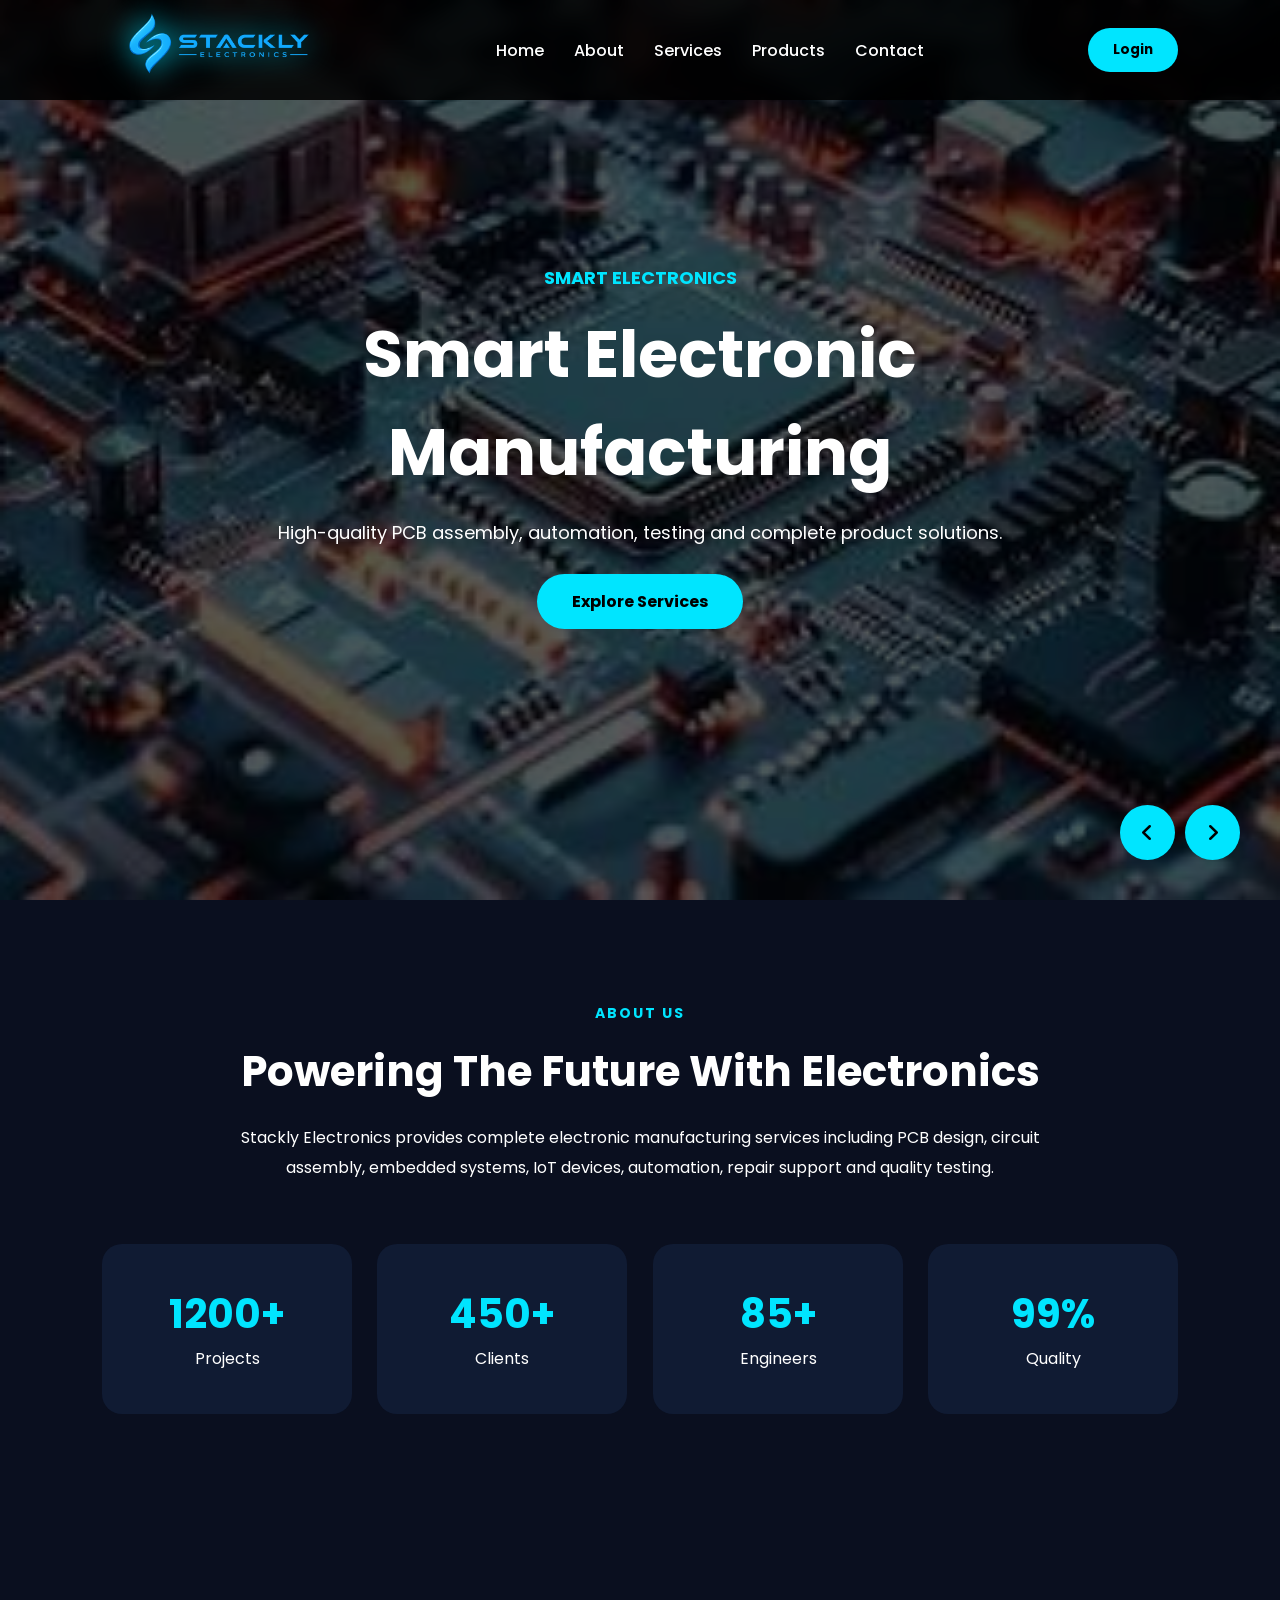
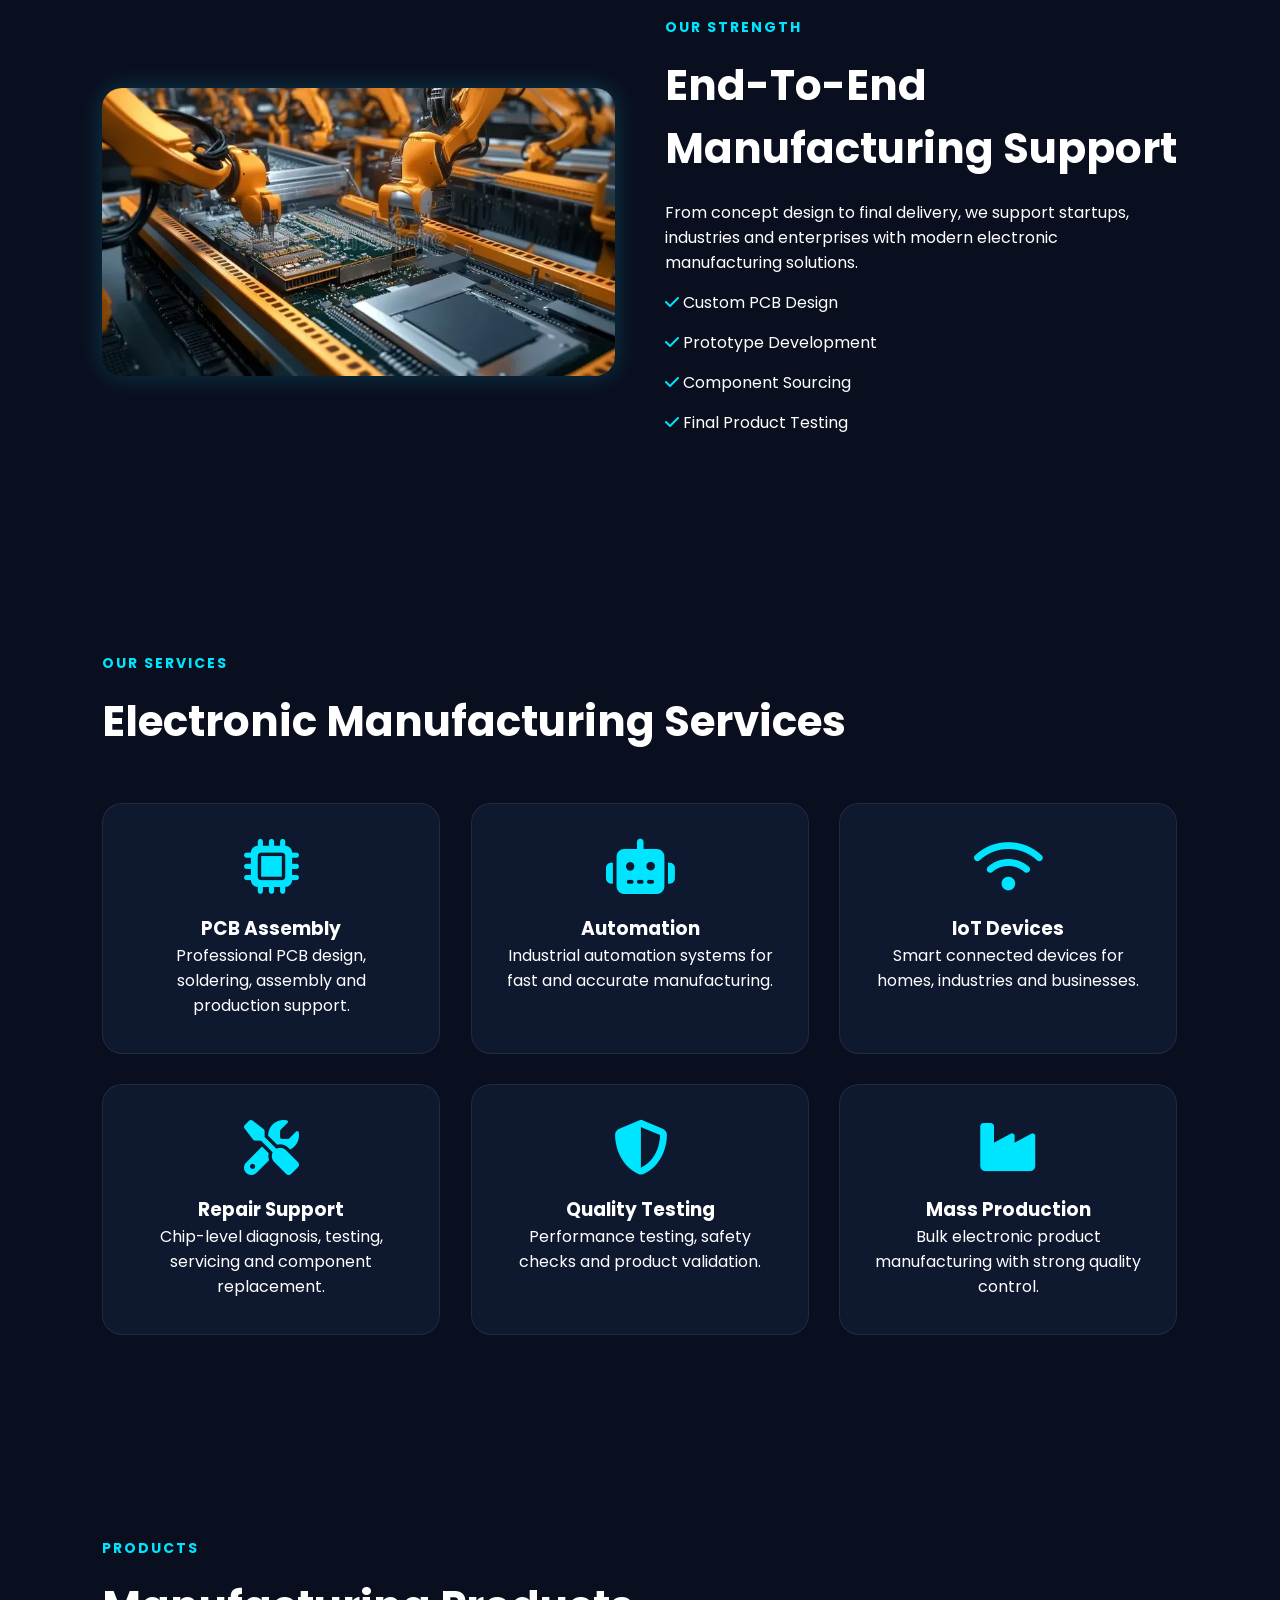
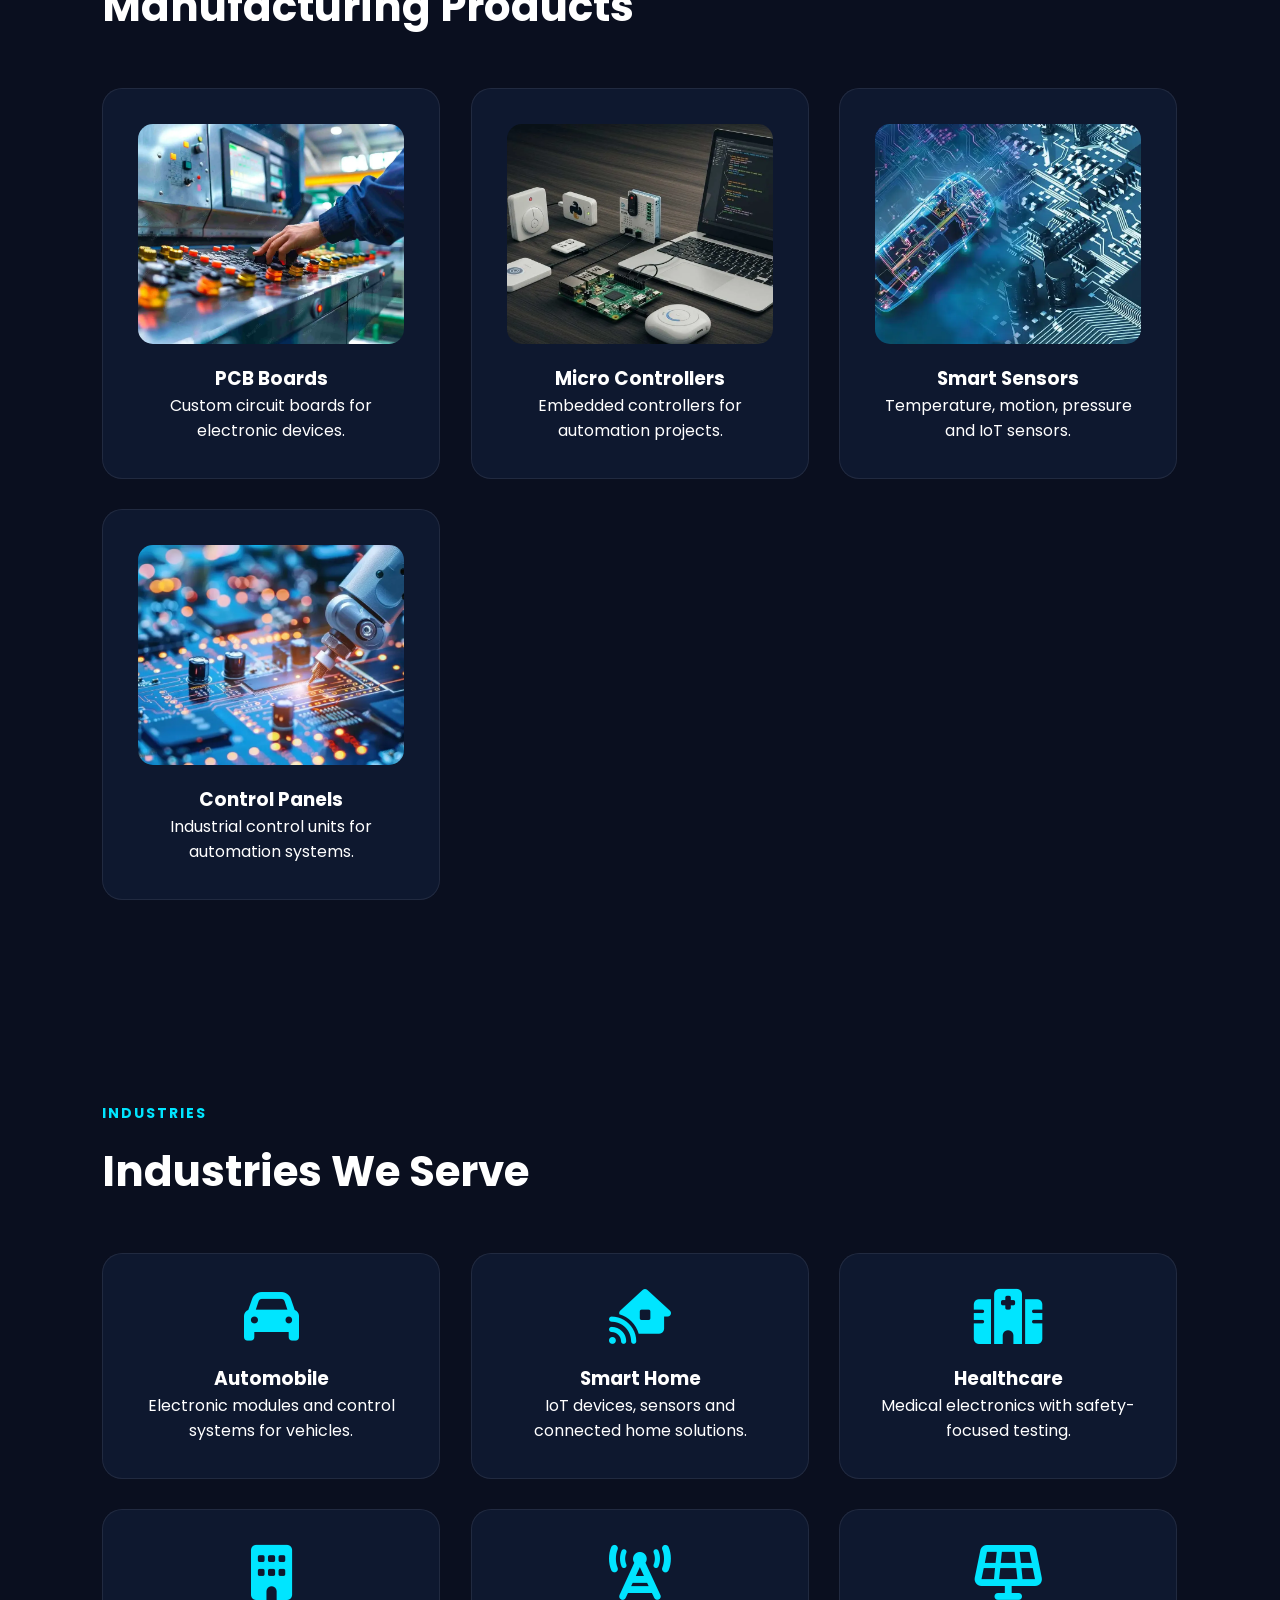
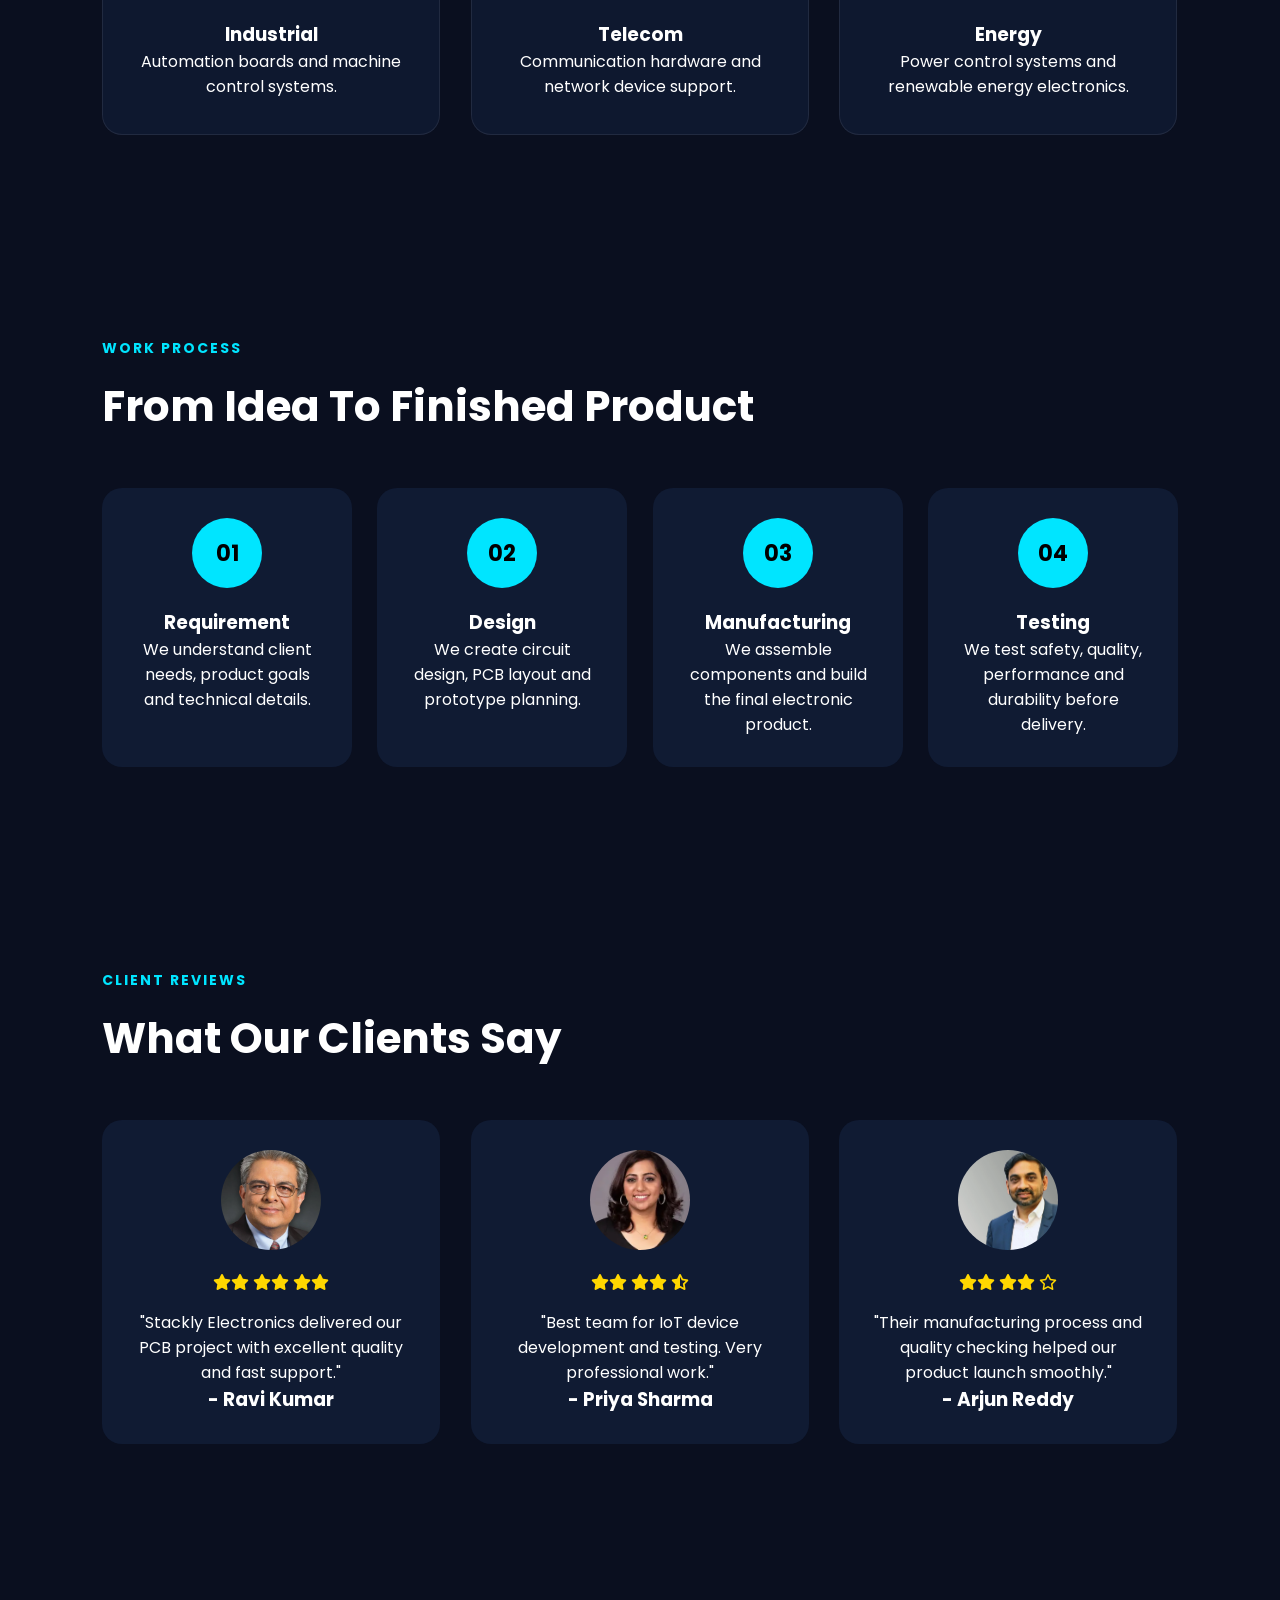
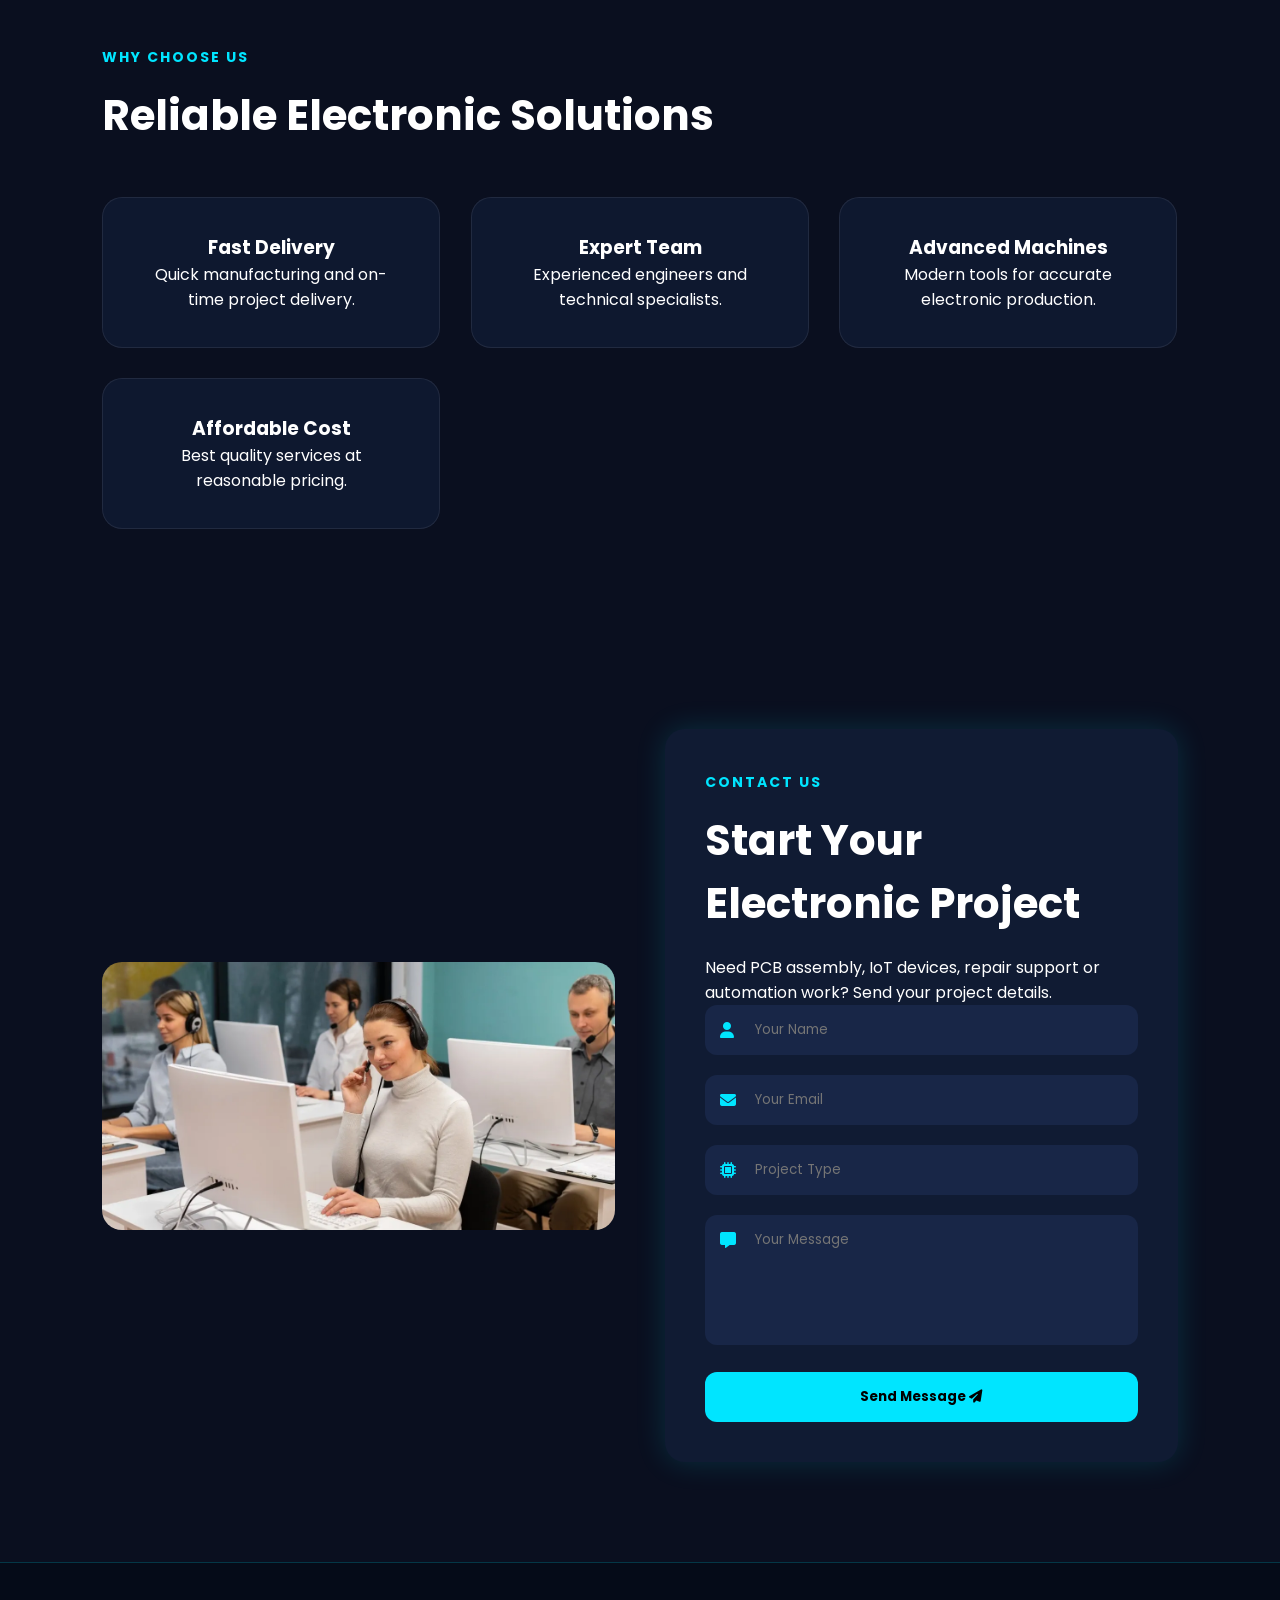
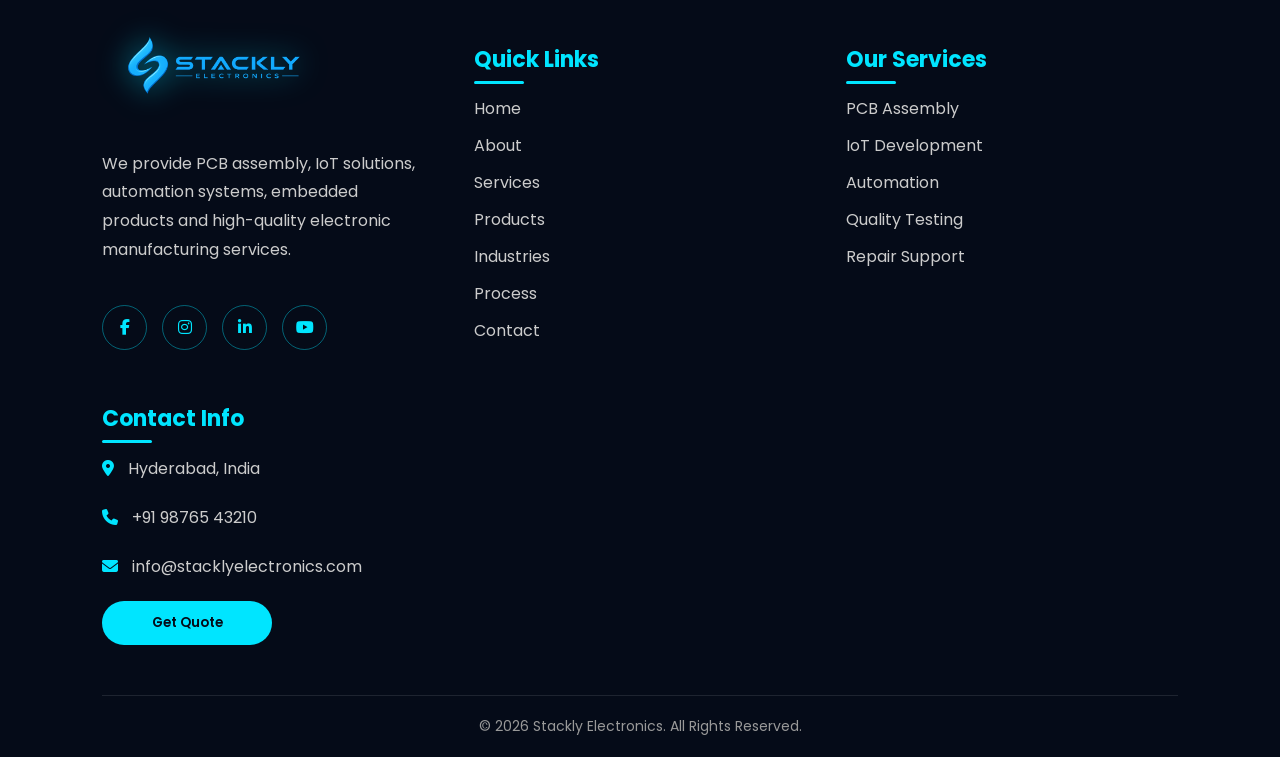
<file: index.html>
<!DOCTYPE html>
<html lang="en">
<head>
  <meta charset="UTF-8" />
  <meta name="viewport" content="width=device-width, initial-scale=1.0" />
  <title>Stackly Electronic Manufacturing</title>

  <link rel="stylesheet" href="style.css" />
  <link rel="stylesheet" href="https://cdnjs.cloudflare.com/ajax/libs/font-awesome/6.5.1/css/all.min.css" />
</head>
<body>

<header class="navbar">
  
  <!-- Logo -->
<div class="logo">
  <a href="index.html">
    <img src="images3.webp" alt="Stackly Electronics Logo">
    </a>
</div>

  <!-- Navigation -->
  <nav id="navLinks">
    <a href="#home">Home</a>
    <a href="about.html">About</a>
    <a href="#services">Services</a>
    <a href="#products">Products</a>
    <a href="#contact">Contact</a>
    <div class="mobile-login">
        <button class="login-btn" onclick="location.href='login.html'">
            Login
        </button>
    </div>
    </nav>

  <!-- Login Button -->
  <button class="login-btn desktop-login"
        onclick="location.href='login.html'">
    Login
</button>


  <!-- Mobile Menu -->
  <div class="menu" onclick="toggleMenu()">
    <i class="fa-solid fa-bars"></i>
  </div>

</header>
<section class="hero" id="home">
  <div class="slide active" style="background-image:url('image-8.webp')">
    <div class="hero-content">
      <span>SMART ELECTRONICS</span>
      <h1>Smart Electronic Manufacturing</h1>
      <p>High-quality PCB assembly, automation, testing and complete product solutions.</p>
      <a href="#services" class="btn">Explore Services</a>
    </div>
  </div>

  <div class="slide" style="background-image:url('image-2.webp')">
    <div class="hero-content">
      <span>ADVANCED TECHNOLOGY</span>
      <h1>Advanced Production Technology</h1>
      <p>Reliable manufacturing solutions for smart devices and industrial products.</p>
      <a href="#products" class="btn">View Products</a>
    </div>
  </div>

  <div class="slide" style="background-image:url('image-4.webp')">
    <div class="hero-content">
      <span>QUALITY TESTING</span>
      <h1>Quality Testing & Innovation</h1>
      <p>Every electronic product is tested with precision, safety and performance standards.</p>
      <a href="#contact" class="btn">Contact Now</a>
    </div>
  </div>

  <div class="slider-buttons">
    <button onclick="prevSlide()"><i class="fa-solid fa-angle-left"></i></button>
    <button onclick="nextSlide()"><i class="fa-solid fa-angle-right"></i></button>
  </div>
</section>

<section class="section about" id="about">
  <span class="small-title">ABOUT US</span>
  <h2>Powering The Future With Electronics</h2>
  <p>
    Stackly Electronics provides complete electronic manufacturing services including PCB design,
    circuit assembly, embedded systems, IoT devices, automation, repair support and quality testing.
  </p>

  <div class="stats">
    <div class="move-card"><h3>1200+</h3><p>Projects</p></div>
    <div class="move-card"><h3>450+</h3><p>Clients</p></div>
    <div class="move-card"><h3>85+</h3><p>Engineers</p></div>
    <div class="move-card"><h3>99%</h3><p>Quality</p></div>
  </div>
</section>

<section class="section feature-section">
  <div class="feature-left">
    <img src="image-1.webp" alt="Electronics Manufacturing">
  </div>

  <div class="feature-right">
    <span class="small-title">OUR STRENGTH</span>
    <h2>End-To-End Manufacturing Support</h2>
    <p>
      From concept design to final delivery, we support startups, industries and enterprises
      with modern electronic manufacturing solutions.
    </p>

    <div class="feature-points">
      <p><i class="fa-solid fa-check"></i> Custom PCB Design</p>
      <p><i class="fa-solid fa-check"></i> Prototype Development</p>
      <p><i class="fa-solid fa-check"></i> Component Sourcing</p>
      <p><i class="fa-solid fa-check"></i> Final Product Testing</p>
    </div>
  </div>
</section>

<section class="section services" id="services">
  <span class="small-title">OUR SERVICES</span>
  <h2>Electronic Manufacturing Services</h2>

  <div class="grid">
    <div class="card move-card">
      <i class="fa-solid fa-microchip"></i>
      <h3>PCB Assembly</h3>
      <p>Professional PCB design, soldering, assembly and production support.</p>
    </div>

    <div class="card move-card">
      <i class="fa-solid fa-robot"></i>
      <h3>Automation</h3>
      <p>Industrial automation systems for fast and accurate manufacturing.</p>
    </div>

    <div class="card move-card">
      <i class="fa-solid fa-wifi"></i>
      <h3>IoT Devices</h3>
      <p>Smart connected devices for homes, industries and businesses.</p>
    </div>

    <div class="card move-card">
      <i class="fa-solid fa-screwdriver-wrench"></i>
      <h3>Repair Support</h3>
      <p>Chip-level diagnosis, testing, servicing and component replacement.</p>
    </div>

    <div class="card move-card">
      <i class="fa-solid fa-shield-halved"></i>
      <h3>Quality Testing</h3>
      <p>Performance testing, safety checks and product validation.</p>
    </div>

    <div class="card move-card">
      <i class="fa-solid fa-industry"></i>
      <h3>Mass Production</h3>
      <p>Bulk electronic product manufacturing with strong quality control.</p>
    </div>
  </div>
</section>

<section class="section products" id="products">
  <span class="small-title">PRODUCTS</span>
  <h2>Manufacturing Products</h2>

  <div class="grid">
    <div class="product move-card">
      <img src="imresizer-image-5.webp" alt="PCB Boards">
      <h3>PCB Boards</h3>
      <p>Custom circuit boards for electronic devices.</p>
    </div>

    <div class="product move-card">
      <img src="image-3.webp" alt="Micro Controllers">
      <h3>Micro Controllers</h3>
      <p>Embedded controllers for automation projects.</p>
    </div>

    <div class="product move-card">
      <img src="image-2.webp" alt="Smart Sensors">
      <h3>Smart Sensors</h3>
      <p>Temperature, motion, pressure and IoT sensors.</p>
    </div>

    <div class="product move-card">
      <img src="image-4.webp" alt="Control Panels">
      <h3>Control Panels</h3>
      <p>Industrial control units for automation systems.</p>
    </div>
  </div>
</section>

<section class="section industries" id="industries">
  <span class="small-title">INDUSTRIES</span>
  <h2>Industries We Serve</h2>

  <div class="grid">
    <div class="card move-card">
      <i class="fa-solid fa-car"></i>
      <h3>Automobile</h3>
      <p>Electronic modules and control systems for vehicles.</p>
    </div>

    <div class="card move-card">
      <i class="fa-solid fa-house-signal"></i>
      <h3>Smart Home</h3>
      <p>IoT devices, sensors and connected home solutions.</p>
    </div>

    <div class="card move-card">
      <i class="fa-solid fa-hospital"></i>
      <h3>Healthcare</h3>
      <p>Medical electronics with safety-focused testing.</p>
    </div>

    <div class="card move-card">
      <i class="fa-solid fa-building"></i>
      <h3>Industrial</h3>
      <p>Automation boards and machine control systems.</p>
    </div>

    <div class="card move-card">
      <i class="fa-solid fa-tower-cell"></i>
      <h3>Telecom</h3>
      <p>Communication hardware and network device support.</p>
    </div>

    <div class="card move-card">
      <i class="fa-solid fa-solar-panel"></i>
      <h3>Energy</h3>
      <p>Power control systems and renewable energy electronics.</p>
    </div>
  </div>
</section>

<section class="section process" id="process">
  <span class="small-title">WORK PROCESS</span>
  <h2>From Idea To Finished Product</h2>

  <div class="timeline">
    <div class="move-card">
      <span>01</span>
      <h3>Requirement</h3>
      <p>We understand client needs, product goals and technical details.</p>
    </div>

    <div class="move-card">
      <span>02</span>
      <h3>Design</h3>
      <p>We create circuit design, PCB layout and prototype planning.</p>
    </div>

    <div class="move-card">
      <span>03</span>
      <h3>Manufacturing</h3>
      <p>We assemble components and build the final electronic product.</p>
    </div>

    <div class="move-card">
      <span>04</span>
      <h3>Testing</h3>
      <p>We test safety, quality, performance and durability before delivery.</p>
    </div>
  </div>
</section>
<!-- Font Awesome Icons -->
<link rel="stylesheet" href="https://cdnjs.cloudflare.com/ajax/libs/font-awesome/6.5.1/css/all.min.css">

<section class="section testimonial-section">
  <span class="small-title">CLIENT REVIEWS</span>
  <h2 class="move-title">What Our Clients Say</h2>

  <div class="testimonial-slider">

    <div class="review">
      <img src="k_11zon.webp" alt="Ravi Kumar">
      <div class="stars">
        <i class="fa-solid fa-star"></i><i class="fa-solid fa-star"></i>
        <i class="fa-solid fa-star"></i><i class="fa-solid fa-star"></i>
        <i class="fa-solid fa-star"></i><i class="fa-solid fa-star"></i>
      </div>
      <p>"Stackly Electronics delivered our PCB project with excellent quality and fast support."</p>
      <h3>- Ravi Kumar</h3>
    </div>

    <div class="review">
      <img src="h_11zon.webp" alt="Priya Sharma">
      <div class="stars">
        <i class="fa-solid fa-star"></i><i class="fa-solid fa-star"></i>
        <i class="fa-solid fa-star"></i><i class="fa-solid fa-star"></i>
        <i class="fa-solid fa-star-half-stroke"></i>
      </div>
      <p>"Best team for IoT device development and testing. Very professional work."</p>
      <h3>- Priya Sharma</h3>
    </div>

    <div class="review">
      <img src="m_11zon.webp" alt="Arjun Reddy">
      <div class="stars">
        <i class="fa-solid fa-star"></i><i class="fa-solid fa-star"></i>
        <i class="fa-solid fa-star"></i><i class="fa-solid fa-star"></i>
        <i class="fa-regular fa-star"></i>
      </div>
      <p>"Their manufacturing process and quality checking helped our product launch smoothly."</p>
      <h3>- Arjun Reddy</h3>
    </div>

  </div>
</section>

<section class="section why">
  <span class="small-title">WHY CHOOSE US</span>
  <h2>Reliable Electronic Solutions</h2>

  <div class="grid">
    <div class="card move-card">
      <h3>Fast Delivery</h3>
      <p>Quick manufacturing and on-time project delivery.</p>
    </div>

    <div class="card move-card">
      <h3>Expert Team</h3>
      <p>Experienced engineers and technical specialists.</p>
    </div>

    <div class="card move-card">
      <h3>Advanced Machines</h3>
      <p>Modern tools for accurate electronic production.</p>
    </div>

    <div class="card move-card">
      <h3>Affordable Cost</h3>
      <p>Best quality services at reasonable pricing.</p>
    </div>
  </div>
</section>

<section class="contact-new" id="contact">
  <div class="contact-img">
    <img src="image-6.webp" alt="Contact Electronics">
  </div>

  <div class="contact-box">
    <span class="small-title">CONTACT US</span>
    <h2>Start Your Electronic Project</h2>
    <p>Need PCB assembly, IoT devices, repair support or automation work? Send your project details.</p>

    <form onsubmit="sendMessage(event)">
      <div class="input-group">
        <i class="fa-solid fa-user"></i>
        <input type="text" placeholder="Your Name" required>
      </div>

      <div class="input-group">
        <i class="fa-solid fa-envelope"></i>
        <input type="email" placeholder="Your Email" required>
      </div>

      <div class="input-group">
        <i class="fa-solid fa-microchip"></i>
        <input type="text" placeholder="Project Type" required>
      </div>

      <div class="input-group textarea">
        <i class="fa-solid fa-message"></i>
        <textarea placeholder="Your Message" required></textarea>
      </div>

      <button type="submit">
        Send Message <i class="fa-solid fa-paper-plane"></i>
      </button>
    </form>
  </div>
</section>


<section>
<footer class="footer">
  <div class="footer-grid">
    <div class="footer-box">
<h2 class="footer-logo">
  <a href="index.html">
    <img src="images3.webp" alt="Stackly Electronics Logo">
  </a>
</h2>
      <p>
        We provide PCB assembly, IoT solutions, automation systems, embedded products
        and high-quality electronic manufacturing services.
      </p>

      <div class="social">
        <a href="404.html"><i class="fa-brands fa-facebook-f"></i></a>
        <a href="404.html"><i class="fa-brands fa-instagram"></i></a>
        <a href="404.html"><i class="fa-brands fa-linkedin-in"></i></a>
        <a href="404.html"><i class="fa-brands fa-youtube"></i></a>
      </div>
    </div>

    <div class="footer-box">
      <h3>Quick Links</h3>
      <a href="#home">Home</a>
      <a href="#about">About</a>
      <a href="#services">Services</a>
      <a href="#products">Products</a>
      <a href="#industries">Industries</a>
      <a href="#process">Process</a>
      <a href="#contact">Contact</a>
    </div>

    <div class="footer-box">
      <h3>Our Services</h3>
      <a href="#services">PCB Assembly</a>
      <a href="#services">IoT Development</a>
      <a href="#services">Automation</a>
      <a href="#services">Quality Testing</a>
      <a href="#services">Repair Support</a>
    </div>

    <div class="footer-box">
      <h3>Contact Info</h3>
      <p><i class="fa-solid fa-location-dot"></i> Hyderabad, India</p>
      <p><i class="fa-solid fa-phone"></i> +91 98765 43210</p>
      <p><i class="fa-solid fa-envelope"></i> info@stacklyelectronics.com</p>
      <button onclick="location.href='#contact'">Get Quote</button>
    </div>
  </div>

  <div class="footer-bottom">
    <p>© 2026 Stackly Electronics. All Rights Reserved.</p>
  </div>
</footer>
</section>

<script src="script.js"></script>
</body>
</html>
</file>
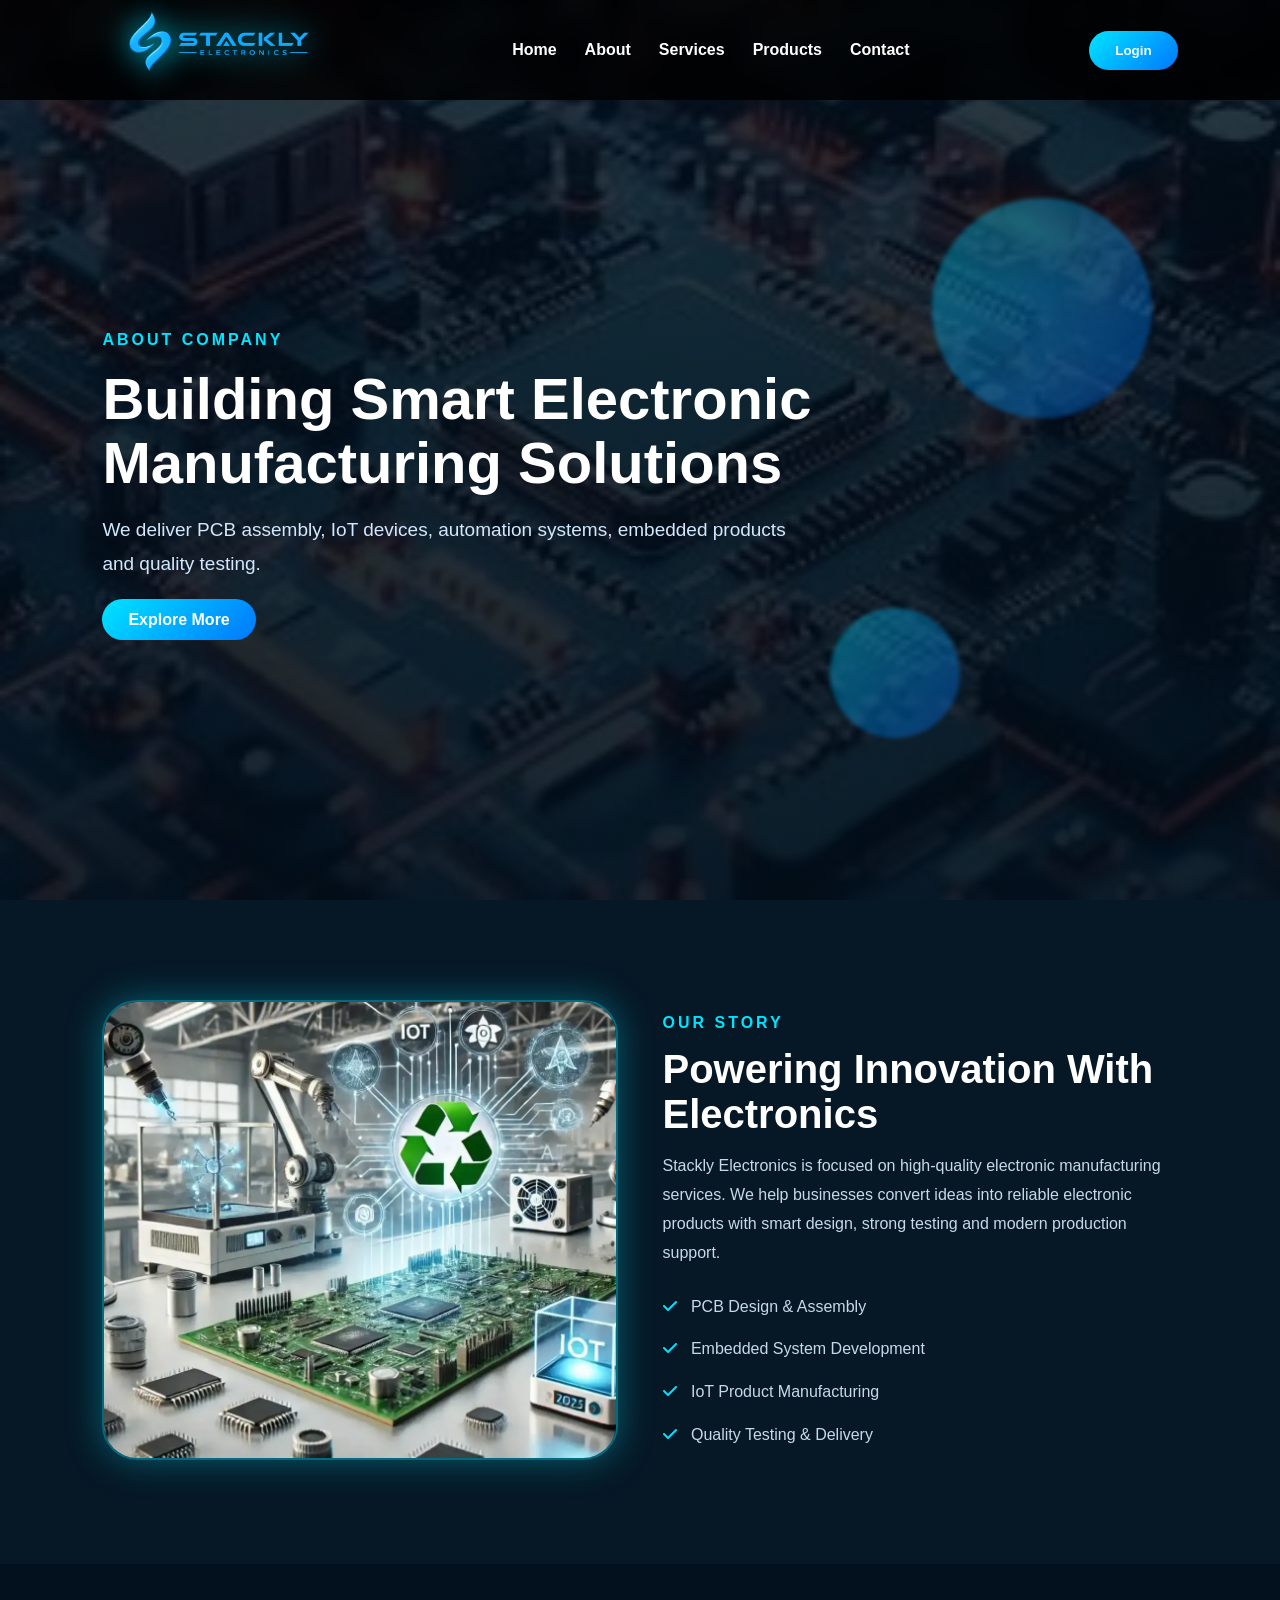
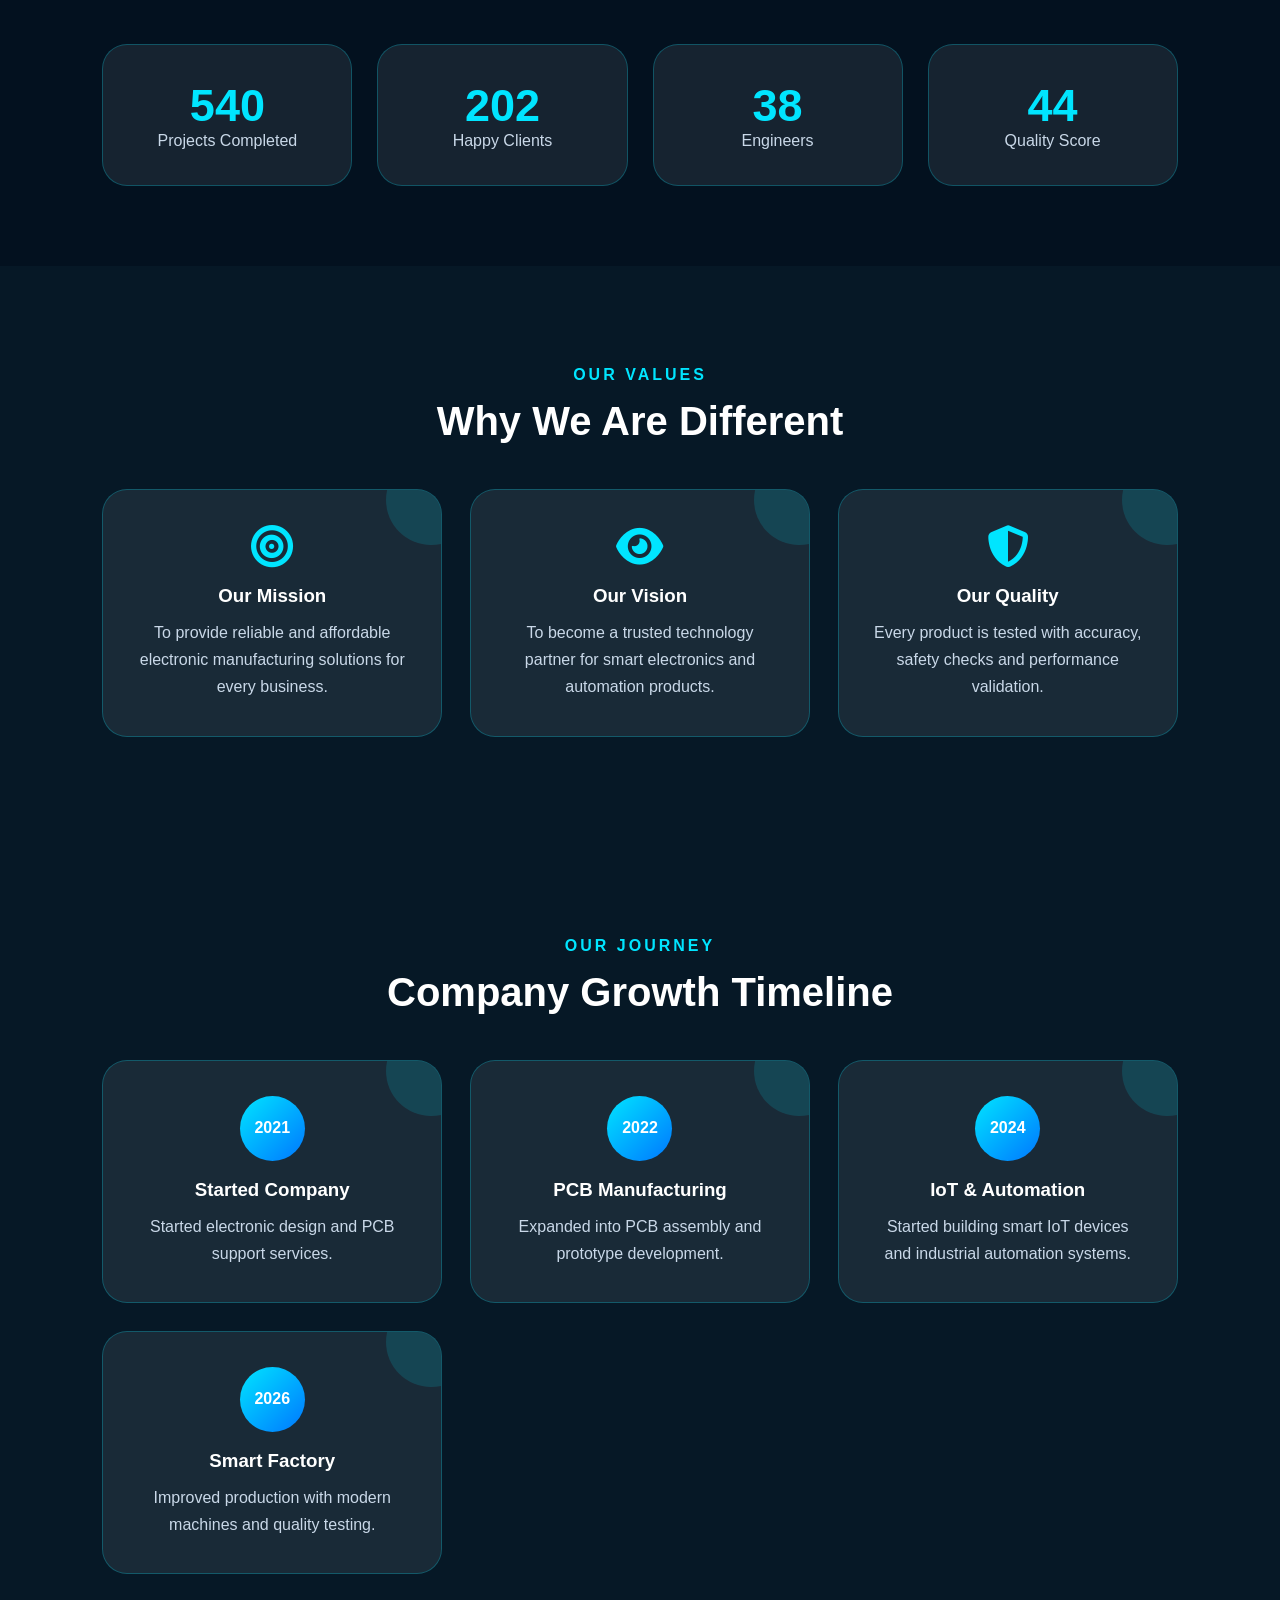
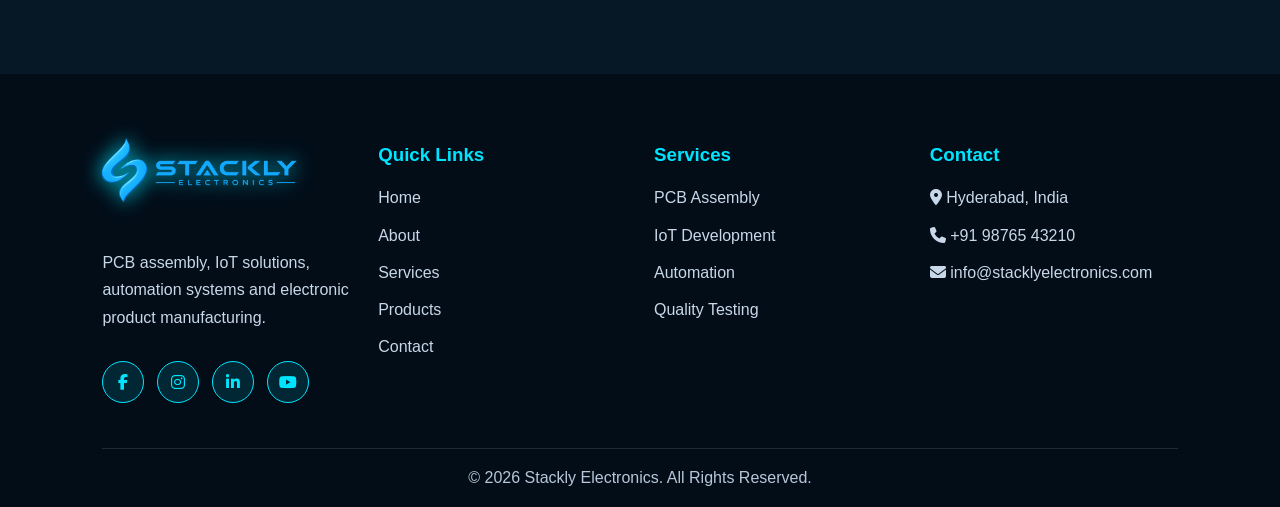
<file: about.html>
<!DOCTYPE html>
<html lang="en">
<head>
  <meta charset="UTF-8">
  <meta name="viewport" content="width=device-width, initial-scale=1.0">
  <title>About - Stackly Electronics</title>
  <link rel="stylesheet" href="about.css">
  <link rel="stylesheet" href="https://cdnjs.cloudflare.com/ajax/libs/font-awesome/6.5.1/css/all.min.css">
</head>
<body>

<header class="navbar">

  <div class="logo">
    <a href="index.html">
      <img src="images3.webp" alt="Stackly Electronics Logo">
      </a>
  </div>

  <nav id="navLinks">
      <a href="index.html">Home</a>
      <a href="about.html">About</a>
      <a href="services.html">Services</a>
      <a href="products.html">Products</a>
      <a href="contact.html">Contact</a>

      <a href="login.html" class="mobile-login-btn">Login</a> 
     <!-- <div class="mobile-login">
        <button class="login-btn"
            onclick="location.href='login.html'">
            Login
        </button>
      
      </div>  -->
  </nav>

  <button class="login-btn desktop-login"
      onclick="location.href='login.html'">
      Login
  </button>

  <div class="menu" onclick="toggleMenu()">
      <i class="fa-solid fa-bars"></i>
  </div>

</header>

<section class="about-hero">
  <div class="circle c1"></div>
  <div class="circle c2"></div>

  <div class="hero-text">
    <span>ABOUT COMPANY</span>
    <h1>Building Smart Electronic Manufacturing Solutions</h1>
    <p>We deliver PCB assembly, IoT devices, automation systems, embedded products and quality testing.</p>
    <a href="#story">Explore More</a>
  </div>
</section>

<section class="about-section" id="story">
  <div class="about-img reveal">
    <img src="image-11.webp" alt="">
  </div>

  <div class="about-content reveal">
    <span class="small-title">OUR STORY</span>
    <h2>Powering Innovation With Electronics</h2>
    <p>
      Stackly Electronics is focused on high-quality electronic manufacturing services.
      We help businesses convert ideas into reliable electronic products with smart design,
      strong testing and modern production support.
    </p>

    <div class="points">
      <p><i class="fa-solid fa-check"></i> PCB Design & Assembly</p>
      <p><i class="fa-solid fa-check"></i> Embedded System Development</p>
      <p><i class="fa-solid fa-check"></i> IoT Product Manufacturing</p>
      <p><i class="fa-solid fa-check"></i> Quality Testing & Delivery</p>
    </div>
  </div>
</section>

<section class="stats">
  <div class="stat reveal">
    <h3 class="counter" data-target="1200">0</h3>
    <p>Projects Completed</p>
  </div>
  <div class="stat reveal">
    <h3 class="counter" data-target="450">0</h3>
    <p>Happy Clients</p>
  </div>
  <div class="stat reveal">
    <h3 class="counter" data-target="85">0</h3>
    <p>Engineers</p>
  </div>
  <div class="stat reveal">
    <h3 class="counter" data-target="99">0</h3>
    <p>Quality Score</p>
  </div>
</section>

<section class="mission">
  <span class="small-title">OUR VALUES</span>
  <h2>Why We Are Different</h2>

  <div class="card-grid">
    <div class="card reveal">
      <i class="fa-solid fa-bullseye"></i>
      <h3>Our Mission</h3>
      <p>To provide reliable and affordable electronic manufacturing solutions for every business.</p>
    </div>

    <div class="card reveal">
      <i class="fa-solid fa-eye"></i>
      <h3>Our Vision</h3>
      <p>To become a trusted technology partner for smart electronics and automation products.</p>
    </div>

    <div class="card reveal">
      <i class="fa-solid fa-shield-halved"></i>
      <h3>Our Quality</h3>
      <p>Every product is tested with accuracy, safety checks and performance validation.</p>
    </div>
  </div>
</section>

<section class="timeline-section">
  <span class="small-title">OUR JOURNEY</span>
  <h2>Company Growth Timeline</h2>

  <div class="timeline">
    <div class="time-box reveal">
      <span>2021</span>
      <h3>Started Company</h3>
      <p>Started electronic design and PCB support services.</p>
    </div>

    <div class="time-box reveal">
      <span>2022</span>
      <h3>PCB Manufacturing</h3>
      <p>Expanded into PCB assembly and prototype development.</p>
    </div>

    <div class="time-box reveal">
      <span>2024</span>
      <h3>IoT & Automation</h3>
      <p>Started building smart IoT devices and industrial automation systems.</p>
    </div>

    <div class="time-box reveal">
      <span>2026</span>
      <h3>Smart Factory</h3>
      <p>Improved production with modern machines and quality testing.</p>
    </div>
  </div>
</section>
<section>
<footer class="footer">
  <div class="footer-grid">
    <div class="footer-box">
     <div class="footer-logo">
        <a href="index.html">
  <img src="images3.webp" alt="Stackly Electronics Logo">
      <p style="margin-top: -30px;">PCB assembly, IoT solutions, automation systems and electronic product manufacturing.</p>
      </a>
     </div>
      <div class="social">
        <a href="404.html"><i class="fa-brands fa-facebook-f"></i></a>
        <a href="404.html"><i class="fa-brands fa-instagram"></i></a>
        <a href="404.html"><i class="fa-brands fa-linkedin-in"></i></a>
        <a href="404.html"><i class="fa-brands fa-youtube"></i></a>
      </div>
    </div>

    <div class="footer-box">
      <h3>Quick Links</h3>
      <a href="index.html">Home</a>
      <a href="about.html">About</a>
      <a href="index.html#services">Services</a>
      <a href="index.html#products">Products</a>
      <a href="index.html#contact">Contact</a>
    </div>

    <div class="footer-box">
      <h3>Services</h3>
      <a href="#">PCB Assembly</a>
      <a href="#">IoT Development</a>
      <a href="#">Automation</a>
      <a href="#">Quality Testing</a>
    </div>

    <div class="footer-box">
      <h3>Contact</h3>
      <p><i class="fa-solid fa-location-dot"></i> Hyderabad, India</p>
      <p><i class="fa-solid fa-phone"></i> +91 98765 43210</p>
      <p><i class="fa-solid fa-envelope"></i> info@stacklyelectronics.com</p>
    </div>
  </div>

  <div class="footer-bottom">
    <p>© 2026 Stackly Electronics. All Rights Reserved.</p>
  </div>
</footer>
</section>

<script src="about.js"></script>
</body>
</html>
</file>
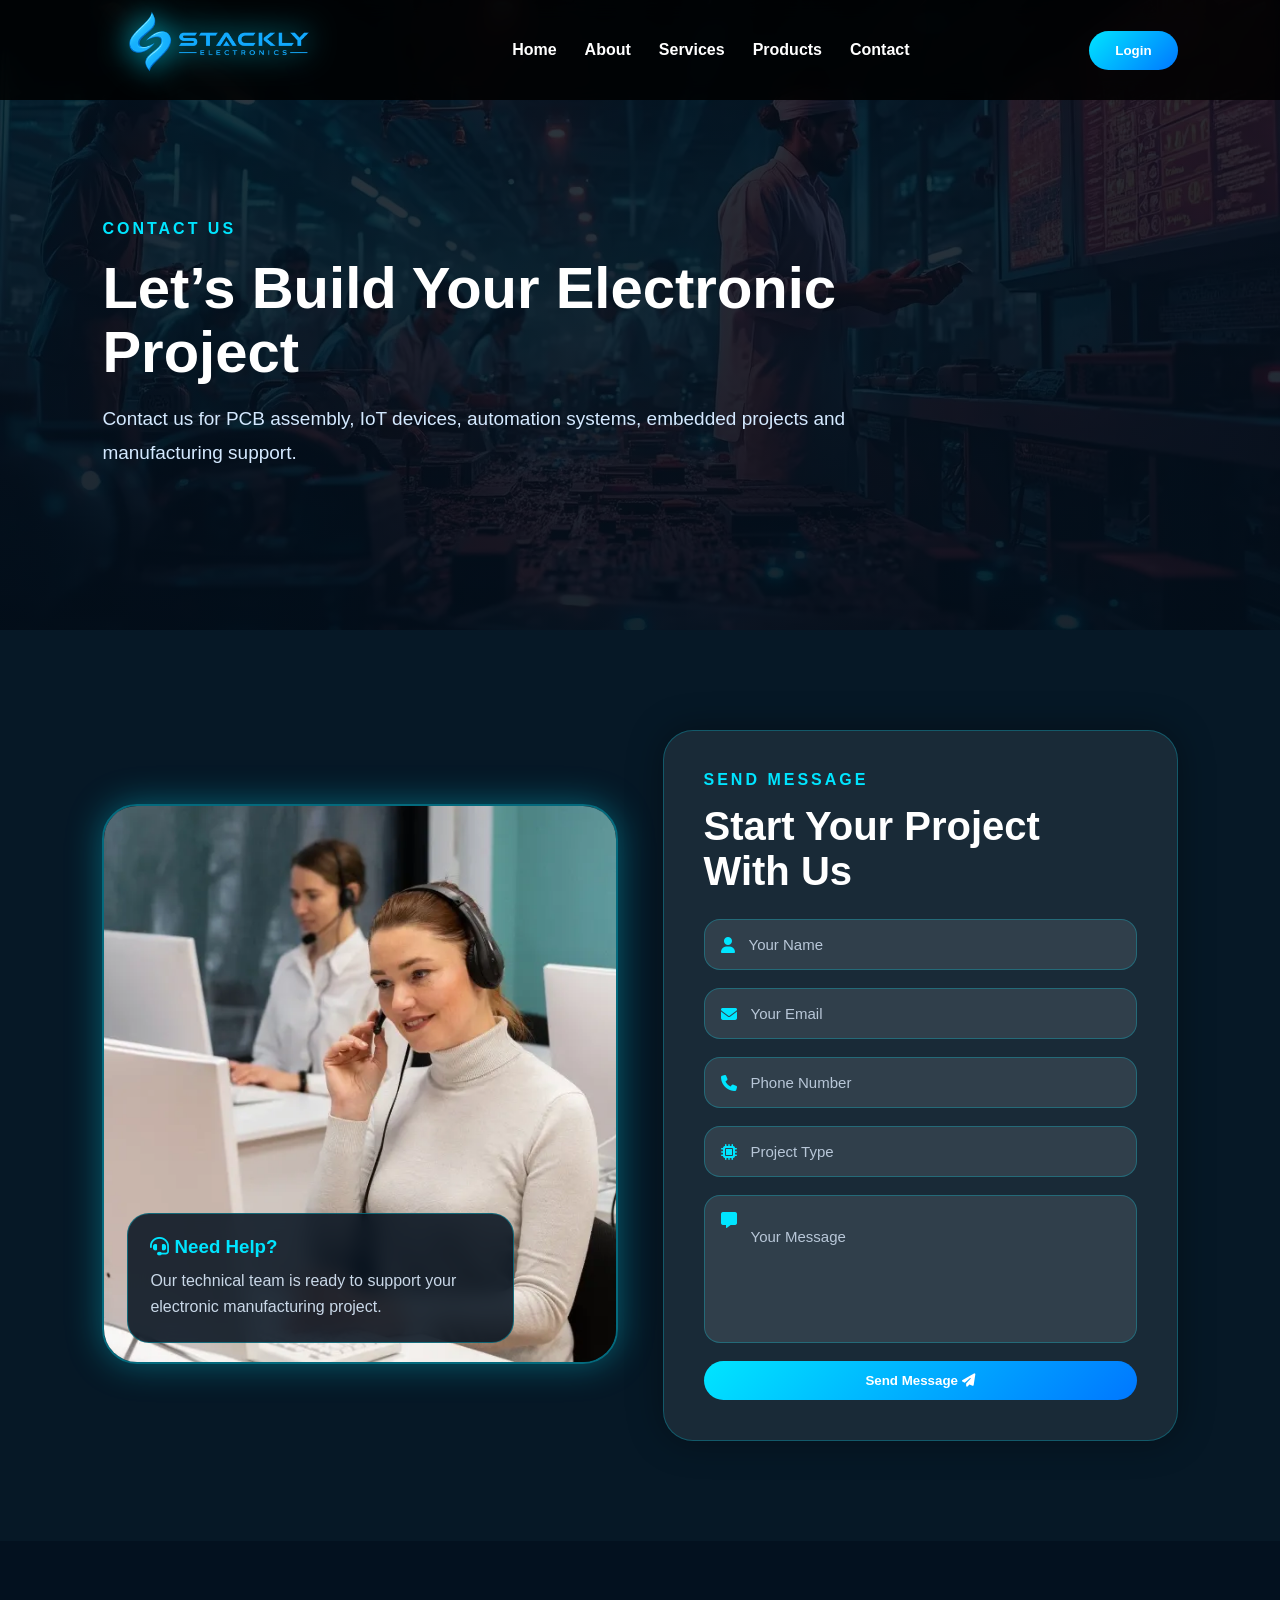
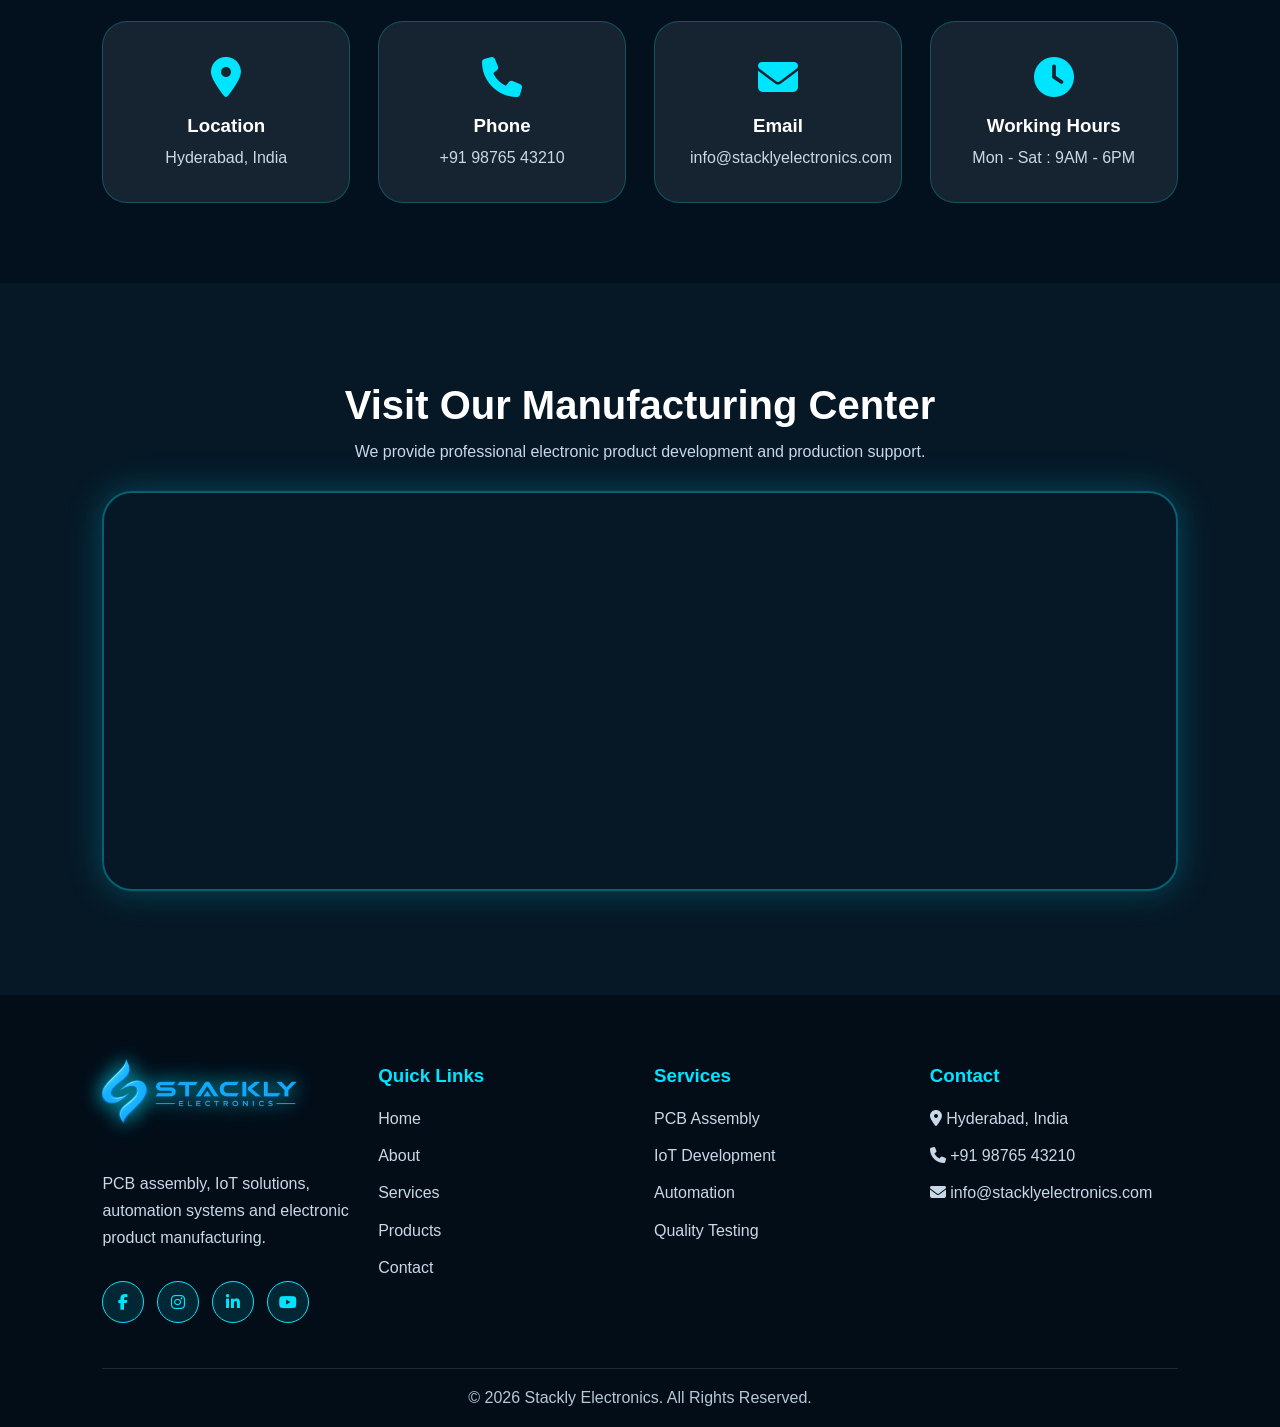
<file: contact.html>
<!DOCTYPE html>
<html lang="en">
<head>
  <meta charset="UTF-8">
  <meta name="viewport" content="width=device-width, initial-scale=1.0">
  <title>Contact - Stackly Electronics</title>
  <link rel="stylesheet" href="contact.css">
  <link rel="stylesheet" href="https://cdnjs.cloudflare.com/ajax/libs/font-awesome/6.5.1/css/all.min.css">
</head>
<body>

<header class="navbar">

  <div class="logo">
    <a href="index.html">
  
        <img src="images3.webp" alt="Stackly Electronics Logo">
    </a>
  </div>

  <nav id="navLinks">
      <a href="index.html">Home</a>
      <a href="about.html">About</a>
      <a href="services.html">Services</a>
      <a href="products.html">Products</a>
      <a href="contact.html">Contact</a>
    <a href="login.html" class="mobile-login-btn">Login</a>
      
  </nav>

  <button class="login-btn desktop-login"
      onclick="location.href='login.html'">
      Login
  </button>

  <div class="menu" onclick="toggleMenu()">
      <i class="fa-solid fa-bars"></i>
  </div>

</header>

<section class="contact-hero">
  <div class="hero-content">
    <span>CONTACT US</span>
    <h1>Let’s Build Your Electronic Project</h1>
    <p>Contact us for PCB assembly, IoT devices, automation systems, embedded projects and manufacturing support.</p>
  </div>
</section>

<section class="contact-section">
  <div class="contact-left reveal">
    <img src="image-6.webp" alt="electronics">

    <div class="info-card">
      <h3><i class="fa-solid fa-headset"></i> Need Help?</h3>
      <p>Our technical team is ready to support your electronic manufacturing project.</p>
    </div>
  </div>

  <div class="contact-right reveal">
    <span class="small-title">SEND MESSAGE</span>
    <h2>Start Your Project With Us</h2>

    <form onsubmit="sendMessage(event)">
      <div class="input-box">
        <i class="fa-solid fa-user"></i>
        <input type="text" placeholder="Your Name" required>
      </div>

      <div class="input-box">
        <i class="fa-solid fa-envelope"></i>
        <input type="email" placeholder="Your Email" required>
      </div>

      <div class="input-box">
        <i class="fa-solid fa-phone"></i>
        <input type="tel" placeholder="Phone Number" required>
      </div>

      <div class="input-box">
        <i class="fa-solid fa-microchip"></i>
        <input type="text" placeholder="Project Type" required>
      </div>

      <div class="input-box textarea">
        <i class="fa-solid fa-message"></i>
        <textarea placeholder="Your Message" required></textarea>
      </div>

      <button type="submit">Send Message <i class="fa-solid fa-paper-plane"></i></button>
    </form>
  </div>
</section>

<section class="contact-info">
  <div class="contact-card reveal">
    <i class="fa-solid fa-location-dot"></i>
    <h3>Location</h3>
    <p>Hyderabad, India</p>
  </div>

  <div class="contact-card reveal">
    <i class="fa-solid fa-phone"></i>
    <h3>Phone</h3>
    <p>+91 98765 43210</p>
  </div>

  <div class="contact-card reveal">
    <i class="fa-solid fa-envelope"></i>
    <h3>Email</h3>
    <p>info@stacklyelectronics.com</p>
  </div>

  <div class="contact-card reveal">
    <i class="fa-solid fa-clock"></i>
    <h3>Working Hours</h3>
    <p>Mon - Sat : 9AM - 6PM</p>
  </div>
</section>

<section class="map-section">
  <div class="map-box reveal">
    <h2>Visit Our Manufacturing Center</h2>
    <p>We provide professional electronic product development and production support.</p>
    <iframe
      src="https://www.google.com/maps?q=Hyderabad%20India&output=embed"
      loading="lazy">
    </iframe>
  </div>
</section>

<section>
<footer class="footer">
  <div class="footer-grid">
    <div class="footer-box">
     <div class="footer-logo">
        <a href="index.html">
  <img src="images3.webp" alt="Stackly Electronics Logo">
      <p style="margin-top: -30px;">PCB assembly, IoT solutions, automation systems and electronic product manufacturing.</p>
        </a>
    </div>
      <div class="social">
        <a href="404.html"><i class="fa-brands fa-facebook-f"></i></a>
        <a href="404.html"><i class="fa-brands fa-instagram"></i></a>
        <a href="404.html"><i class="fa-brands fa-linkedin-in"></i></a>
        <a href="404.html"><i class="fa-brands fa-youtube"></i></a>
      </div>
    </div>

    <div class="footer-box">
      <h3>Quick Links</h3>
      <a href="index.html">Home</a>
      <a href="about.html">About</a>
      <a href="index.html#services">Services</a>
      <a href="index.html#products">Products</a>
      <a href="index.html#contact">Contact</a>
    </div>

    <div class="footer-box">
      <h3>Services</h3>
      <a href="#">PCB Assembly</a>
      <a href="#">IoT Development</a>
      <a href="#">Automation</a>
      <a href="#">Quality Testing</a>
    </div>

    <div class="footer-box">
      <h3>Contact</h3>
      <p><i class="fa-solid fa-location-dot"></i> Hyderabad, India</p>
      <p><i class="fa-solid fa-phone"></i> +91 98765 43210</p>
      <p><i class="fa-solid fa-envelope"></i> info@stacklyelectronics.com</p>
    </div>
  </div>

  <div class="footer-bottom">
    <p>© 2026 Stackly Electronics. All Rights Reserved.</p>
  </div>
</footer>
</section>

<script src="contact.js"></script>
</body>
</html>
</file>
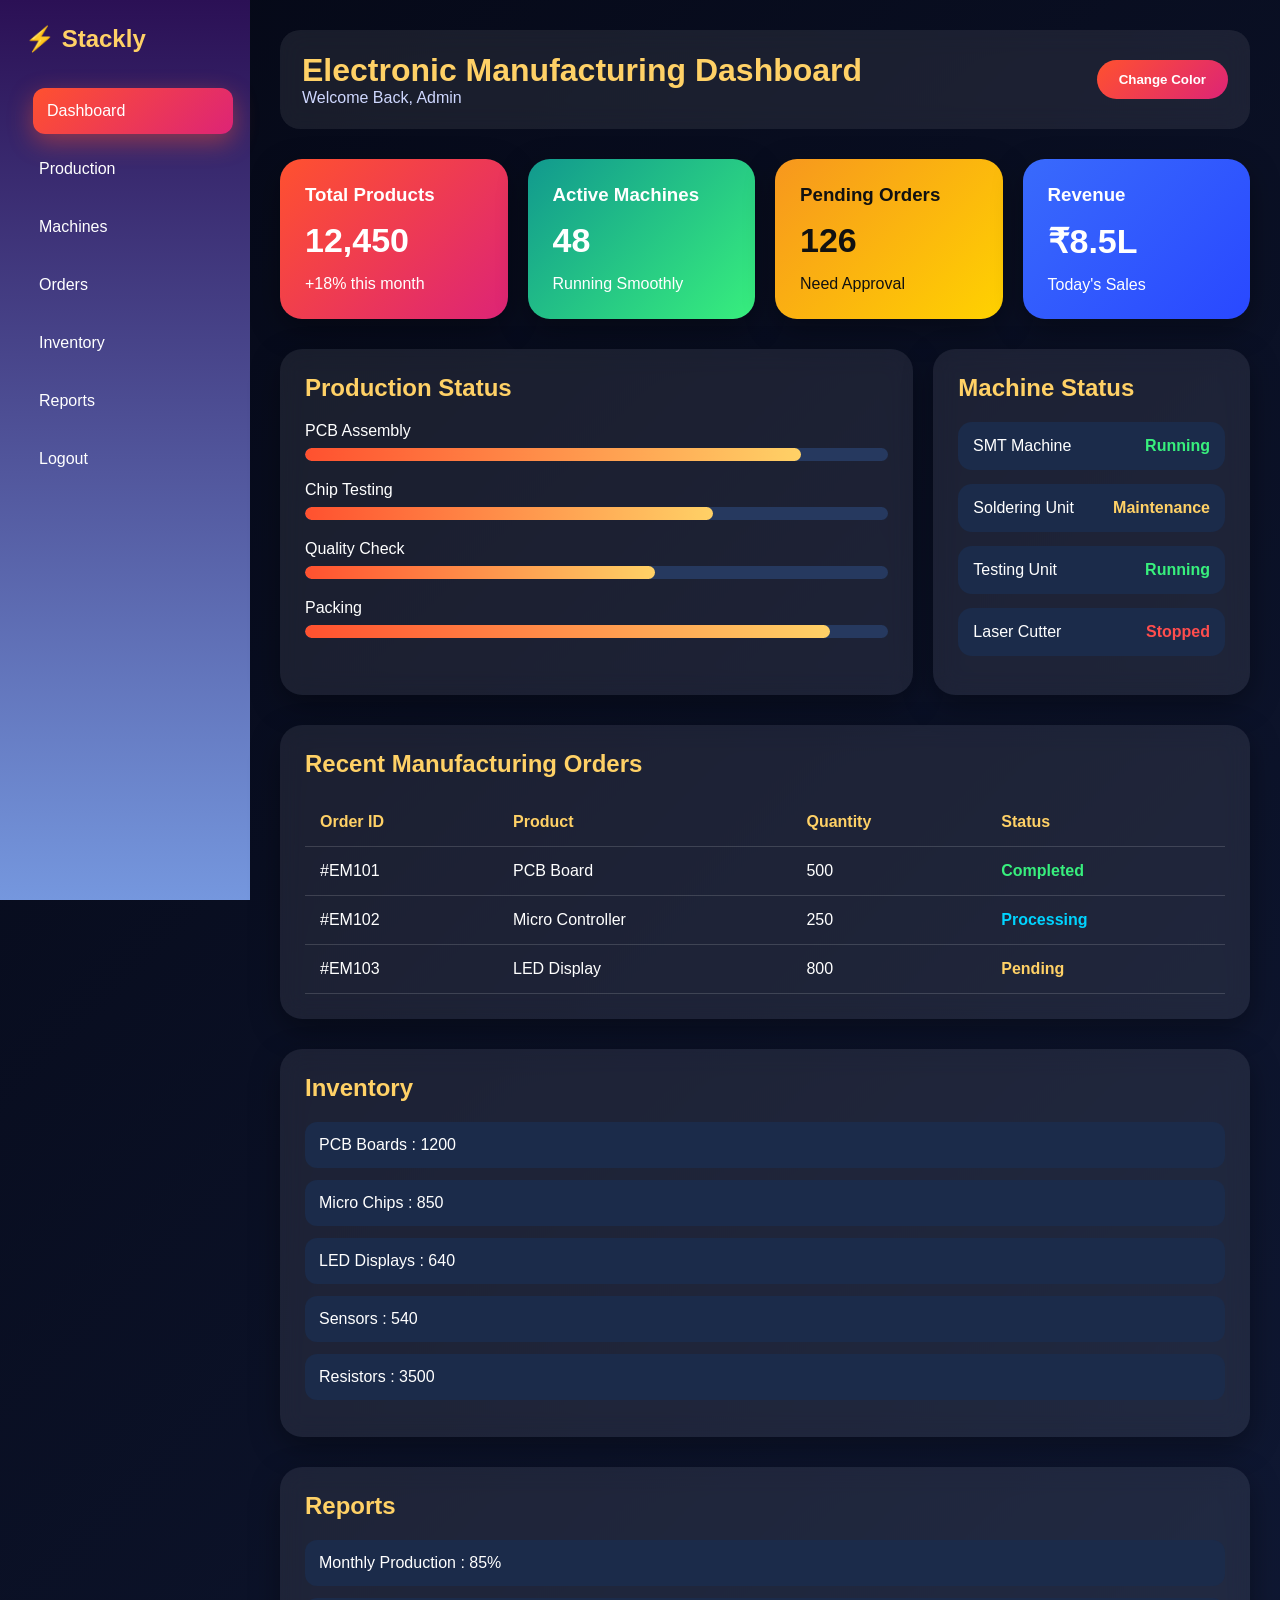
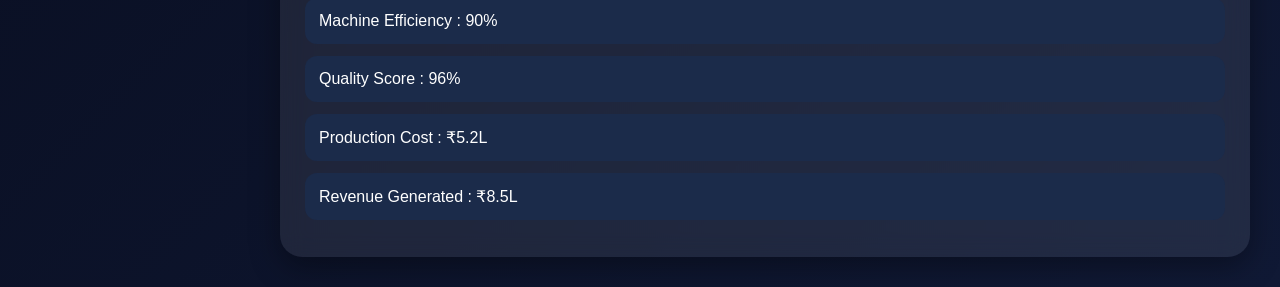
<file: dashboard.html>
<!DOCTYPE html>
<html lang="en">
<head>
    <meta charset="UTF-8">
    <meta name="viewport" content="width=device-width, initial-scale=1.0">
    <title>Electronic Manufacturing Dashboard</title>
    <link rel="stylesheet" href="dashboard.css">
</head>
<body>

<div class="dashboard">

    <!-- Sidebar -->
    <aside class="sidebar">
        <h2>⚡ Stackly</h2>

        <a href="#dashboard" class="active">Dashboard</a>
        <a href="#production">Production</a>
        <a href="#machines">Machines</a>
        <a href="#orders">Orders</a>
        <a href="#inventory">Inventory</a>
        <a href="#reports">Reports</a>
     <a href="index.html">Logout</a>
    </aside>

    <!-- Main -->
    <main class="main">

        <header>
            <div>
                <h1>Electronic Manufacturing Dashboard</h1>
                <p>Welcome Back, Admin</p>
            </div>

            <button onclick="toggleTheme()">Change Color</button>
        </header>

        <!-- Dashboard Cards -->
        <section class="cards" id="dashboard">

            <div class="card">
                <h3>Total Products</h3>
                <h2>12,450</h2>
                <p>+18% this month</p>
            </div>

            <div class="card">
                <h3>Active Machines</h3>
                <h2>48</h2>
                <p>Running Smoothly</p>
            </div>

            <div class="card">
                <h3>Pending Orders</h3>
                <h2>126</h2>
                <p>Need Approval</p>
            </div>

            <div class="card">
                <h3>Revenue</h3>
                <h2>₹8.5L</h2>
                <p>Today's Sales</p>
            </div>

        </section>

        <!-- Production -->
        <section class="content" id="production">

            <div class="box">

                <h2>Production Status</h2>

                <div class="bar">
                    <span>PCB Assembly</span>
                    <div><p style="width:85%"></p></div>
                </div>

                <div class="bar">
                    <span>Chip Testing</span>
                    <div><p style="width:70%"></p></div>
                </div>

                <div class="bar">
                    <span>Quality Check</span>
                    <div><p style="width:60%"></p></div>
                </div>

                <div class="bar">
                    <span>Packing</span>
                    <div><p style="width:90%"></p></div>
                </div>

            </div>

            <!-- Machines -->
            <div class="box" id="machines">

                <h2>Machine Status</h2>

                <div class="machine running">
                    SMT Machine
                    <span>Running</span>
                </div>

                <div class="machine pending">
                    Soldering Unit
                    <span>Maintenance</span>
                </div>

                <div class="machine running">
                    Testing Unit
                    <span>Running</span>
                </div>

                <div class="machine stop">
                    Laser Cutter
                    <span>Stopped</span>
                </div>

            </div>

        </section>

        <!-- Orders -->
        <section class="table-box" id="orders">

            <h2>Recent Manufacturing Orders</h2>

            <table>

                <tr>
                    <th>Order ID</th>
                    <th>Product</th>
                    <th>Quantity</th>
                    <th>Status</th>
                </tr>

                <tr>
                    <td>#EM101</td>
                    <td>PCB Board</td>
                    <td>500</td>
                    <td><span class="done">Completed</span></td>
                </tr>

                <tr>
                    <td>#EM102</td>
                    <td>Micro Controller</td>
                    <td>250</td>
                    <td><span class="process">Processing</span></td>
                </tr>

                <tr>
                    <td>#EM103</td>
                    <td>LED Display</td>
                    <td>800</td>
                    <td><span class="pending-text">Pending</span></td>
                </tr>

            </table>

        </section>

        <!-- Inventory -->
        <section class="table-box" id="inventory">

            <h2>Inventory</h2>

            <p>PCB Boards : 1200</p>
            <p>Micro Chips : 850</p>
            <p>LED Displays : 640</p>
            <p>Sensors : 540</p>
            <p>Resistors : 3500</p>

        </section>

        <!-- Reports -->
        <section class="table-box" id="reports">

            <h2>Reports</h2>

            <p>Monthly Production : 85%</p>
            <p>Machine Efficiency : 90%</p>
            <p>Quality Score : 96%</p>
            <p>Production Cost : ₹5.2L</p>
            <p>Revenue Generated : ₹8.5L</p>

        </section>

    </main>

</div>

<script src="dashboard.js"></script>

</body>
</html>
</file>
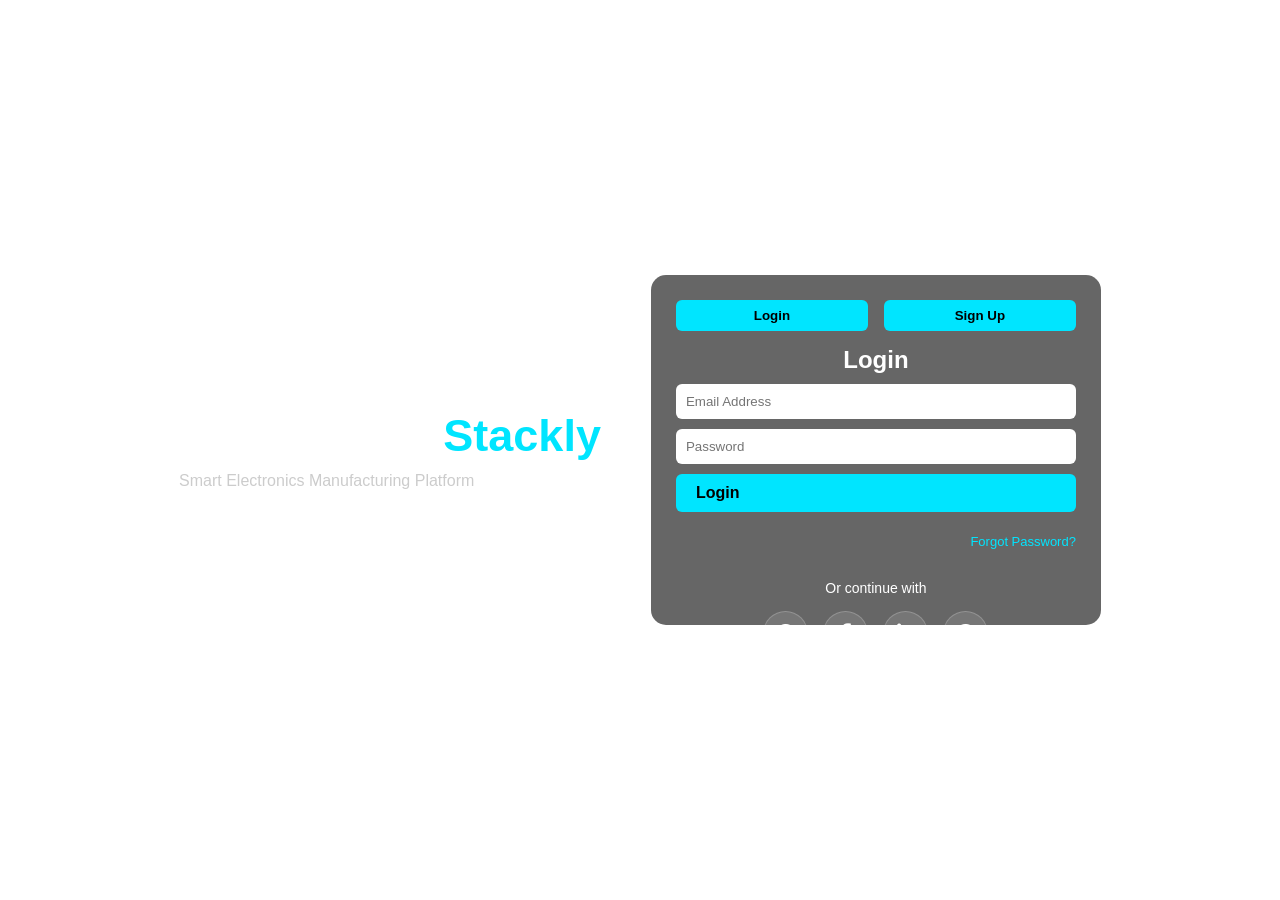
<file: login.html>
<!DOCTYPE html>
<html lang="en">
<head>
  <meta charset="UTF-8">
  <meta name="viewport" content="width=device-width, initial-scale=1.0">
  <title>Stackly Login</title>

  <link rel="stylesheet" href="login.css">

  <!-- Font Awesome -->
  <link rel="stylesheet"
    href="https://cdnjs.cloudflare.com/ajax/libs/font-awesome/6.5.1/css/all.min.css">
</head>

<body>

  <div class="bg"></div>

  <div class="container">

    <!-- Welcome Section -->
    <div class="welcome">
      <h1>Welcome to <span>Stackly</span></h1>
      <p>Smart Electronics Manufacturing Platform</p>
    </div>

    <!-- Form Box -->
    <div class="form-box">

      <div class="btn-box">
        <button type="button" onclick="showLogin()">Login</button>
        <button type="button" onclick="showSignup()">Sign Up</button>
      </div>

      <!-- LOGIN FORM -->
      <form id="loginForm" class="form active">

        <h2>Login</h2>

        <input type="email" placeholder="Email Address" required>
        <input type="password" placeholder="Password" required>

        <a href="dashboard.html" class="btn">Login</a>
       

        <!-- Forgot Password -->
        <p class="forgot">
          <a href="404.html">Forgot Password?</a>
        </p>

        <!-- Social Login -->
        <div class="social-login">
          <p>Or continue with</p>

          <div class="social-icons">
            <a href="404.html"><i class="fab fa-google"></i></a>
            <a href="404.html"><i class="fab fa-facebook-f"></i></a>
            <a href="404.html"><i class="fab fa-linkedin-in"></i></a>
            <a href="404.html"><i class="fab fa-github"></i></a>
          </div>
        </div>

      </form>

      <!-- SIGNUP FORM -->
      <form id="signupForm" class="form">

        <h2>Create Account</h2>

        <input type="text" placeholder="Full Name" required>
        <input type="email" placeholder="Email Address" required>
        <input type="password" placeholder="Create Password" required>

        <button type="submit">Create Account</button>

        <!-- Social Signup -->
        <div class="social-login">
          <p>Or continue with</p>

          <div class="social-icons">
            <a href="404.html"><i class="fab fa-google"></i></a>
            <a href="404.html"><i class="fab fa-facebook-f"></i></a>
            <a href="404.html"><i class="fab fa-linkedin-in"></i></a>
            <a href="404.html"><i class="fab fa-github"></i></a>
          </div>
        </div>

      </form>

    </div>

  </div>

  <script src="login.js"></script>

</body>
</html>
</file>
<file: style.css>
/* =========================
   GOOGLE FONT
========================= */
@import url('https://fonts.googleapis.com/css2?family=Poppins:wght@300;400;500;600;700;800&display=swap');

*{
    margin:0;
    padding:0;
    box-sizing:border-box;
    scroll-behavior:smooth;
    font-family:'Poppins',sans-serif;
}

body{
    background:#0a0f1f;
    color:#fff;
    overflow-x:hidden;

    
    

}

img{
    max-width:100%;
    display:block;
    
}

a{
    text-decoration:none;
}

.section{
    padding:100px 8%;
}

.small-title{
    color:#00e5ff;
    font-size:14px;
    font-weight:700;
    letter-spacing:2px;
    text-transform:uppercase;
}

h2{
    font-size:42px;
    margin:15px 0 20px;
}

/* =========================
   NAVBAR
========================= */

.navbar{
    position:fixed;
    top:0;
    left:0;
    width:100%;
    height: 100px;
    z-index:1000;
    display:flex;
    justify-content:space-between;
    align-items:center;
    padding:15px 8%;
    background:rgba(0,0,0,.85);
    backdrop-filter:blur(10px);
}

.logo{
    display:flex;
    align-items:center;
}
.logo img{
    width:230px;
    height:auto;
    object-fit:contain;
    filter:drop-shadow(0 0 15px #00e5ff);
    transition:.4s ease;
}

.logo img:hover{
    transform:scale(1.05);
}
nav{
    display:flex;
    gap:30px;
}

nav a{
    color:#fff;
    font-weight:500;
    transition:.3s;
}

nav a:hover{
    color:#00e5ff;
}

.login-btn{
    padding:12px 25px;
    border:none;
    border-radius:30px;
    background:#00e5ff;
    color:#000;
    font-weight:700;
    cursor:pointer;
    transition:.4s;
}

.login-btn:hover{
    transform:translateY(-3px);
}
.desktop-login{
    display:block;
}

.mobile-login{
    display:none;
}

.menu{
    display:none;
    font-size:28px;
    color:#fff;
    cursor:pointer;
}

/* =========================
   HERO
========================= */

.hero{
    position:relative;
    height:100vh;
    overflow:hidden;
}

.slide{
    position:absolute;
    width:100%;
    height:100%;
    background-size:cover;
    background-position:center;
    display:flex;
    align-items:center;
    justify-content:center;
    opacity:0;
    transition:1s;
}

.slide.active{
    opacity:1;
}

.slide::before{
    content:"";
    position:absolute;
    width:100%;
    height:100%;
    background:rgba(0,0,0,.65);
}

.hero-content{
    position:relative;
    z-index:2;
    text-align:center;
    max-width:850px;
}

.hero-content span{
    color:#00e5ff;
    font-size:18px;
    font-weight:700;
}

.hero-content h1{
    font-size:65px;
    margin:15px 0;
}

.hero-content p{
    font-size:18px;
    line-height:1.8;
}

.btn{
    display:inline-block;
    margin-top:25px;
    background:#00e5ff;
    color:#000;
    padding:15px 35px;
    border-radius:40px;
    font-weight:700;
    transition:.4s;
}

.btn:hover{
    transform:translateY(-5px);
}

.slider-buttons{
    position:absolute;
    bottom:40px;
    right:40px;
    z-index:10;
    display:flex;
    gap:10px;
}

.slider-buttons button{
    width:55px;
    height:55px;
    border:none;
    border-radius:50%;
    background:#00e5ff;
    cursor:pointer;
    font-size:20px;
}

/* =========================
   ABOUT
========================= */

.about{
    text-align:center;
}

.about p{
    max-width:850px;
    margin:auto;
    line-height:1.9;
}

.stats{
    display:grid;
    grid-template-columns:repeat(auto-fit,minmax(220px,1fr));
    gap:25px;
    margin-top:60px;
}

.stats div{
    background:#101b33;
    padding:40px;
    border-radius:20px;
}


.stats h3{
    font-size:40px;
    color:#00e5ff;
}

/* =========================
   FEATURE
========================= */

.feature-section{
    display:grid;
    grid-template-columns:1fr 1fr;
    gap:50px;
    align-items:center;
}

.feature-left img{
    border-radius:20px;
}

.feature-points p{
    margin:15px 0;
}

.feature-points i{
    color:#00e5ff;
}

/* =========================
   GRID
========================= */

.grid{
    display:grid;
    grid-template-columns:repeat(auto-fit,minmax(280px,1fr));
    gap:30px;
    margin-top:50px;
}

.card,
.product{
    background:rgba(16,27,51,.85);
    backdrop-filter:blur(12px);
    border:1px solid rgba(255,255,255,.08);
    padding:35px;
    border-radius:20px;
    transition:.5s;
    text-align:center;
}
.card:hover,
.product:hover{
    transform:translateY(-10px);
    box-shadow:0 0 25px rgba(0,229,255,.4);
}

.card i{
    font-size:55px;
    color:#00e5ff;
    margin-bottom:20px;
}

.product img{
    height:220px;
    width:100%;
    object-fit:cover;
    border-radius:15px;
    margin-bottom:20px;
}

/* =========================
   PROCESS
========================= */

.timeline{
    display:grid;
    grid-template-columns:repeat(auto-fit,minmax(250px,1fr));
    gap:25px;
    margin-top:50px;
}

.timeline .move-card{
    background:#101b33;
    padding:30px;
    border-radius:20px;
    text-align:center;
}

.timeline span{
    width:70px;
    height:70px;
    background:#00e5ff;
    color:#000;
    display:flex;
    align-items:center;
    justify-content:center;
    margin:auto auto 20px;
    border-radius:50%;
    font-size:22px;
    font-weight:700;
}

/* =========================
   TESTIMONIAL
========================= */

.testimonial-slider{
    display:grid;
    grid-template-columns:repeat(auto-fit,minmax(300px,1fr));
    gap:30px;
    margin-top:50px;
}

.review{
    background:#101b33;
    padding:30px;
    text-align:center;
    border-radius:20px;
}

.review img{
    width:100px;
    height:100px;
    border-radius:50%;
    margin:auto;
    margin-bottom:20px;
}

.stars{
    color:#ffd700;
    margin-bottom:15px;
}

/* =========================
   CONTACT
========================= */

.contact-new{
    display:grid;
    grid-template-columns:1fr 1fr;
    gap:50px;
    align-items:center;
    padding:100px 8%;
}

.contact-img img{
    border-radius:20px;
}

.contact-box{
    background:#101b33;
    padding:40px;
    border-radius:20px;
}

.input-group{
    position:relative;
    margin-bottom:20px;
}

.input-group i{
    position:absolute;
    left:15px;
    top:17px;
    color:#00e5ff;
}

.input-group input,
.input-group textarea{
    width:100%;
    padding:15px 15px 15px 50px;
    border:none;
    border-radius:12px;
    background:#182647;
    color:#fff;
}

textarea{
    min-height:130px;
    resize:none;
}

.contact-box button{
    width:100%;
    padding:15px;
    border:none;
    border-radius:12px;
    background:#00e5ff;
    color:#000;
    font-weight:700;
    cursor:pointer;
}


/* =========================
   FOOTER
========================= */
.footer{
    background:#050b18;
    padding:80px 8% 20px;
    border-top:1px solid rgba(0,229,255,.2);
}

.footer-grid{
    display:grid;
    grid-template-columns:repeat(auto-fit,minmax(250px,1fr));
    gap:40px;
    align-items:start;
}

.footer-box{
    display:flex;
    flex-direction:column;
    min-height:80px;
    animation:fadeUp 1s ease forwards;
}

.footer-logo{
    margin-bottom:05px;
}

.footer-logo img{
    margin-top: -60px;
    width:220px;
    max-width:100%;
    object-fit:contain;
    filter:drop-shadow(0 0 15px rgba(0,229,255,.6));
    transition:.4s ease;
}

.footer-logo img:hover{
    transform:scale(1.05);
}

.footer-box h3{
    color:#00e5ff;
    font-size:22px;
    margin-bottom:20px;
    position:relative;
}

.footer-box h3::after{
    content:'';
    position:absolute;
    left:0;
    bottom:-8px;
    width:50px;
    height:3px;
    background:#00e5ff;
    border-radius:10px;
}

.footer-box p{
    color:#ccc;
    line-height:1.8;
    margin-bottom:20px;
    transition:.3s;
}

.footer-box a{
    color:#ccc;
    text-decoration:none;
    margin-bottom:12px;
    transition:.4s ease;
    width:fit-content;
}

.footer-box a:hover{
    color:#00e5ff;
    transform:translateX(8px);
}

.footer-box p i{
    color:#00e5ff;
    margin-right:10px;
}

/* Social Icons */
.social{
    display:flex;
    gap:15px;
    margin-top:20px;
}

.social a{
    width:45px;
    height:45px;
    display:flex;
    align-items:center;
    justify-content:center;
    border:1px solid rgba(0,229,255,.4);
    border-radius:50%;
    color:#00e5ff;
    transition:.4s ease;
}

.social a:hover{
    background:#00e5ff;
    color:#050b18;
    transform:translateY(-8px) rotate(360deg);
    box-shadow:0 0 20px #00e5ff;
}

/* Button */
.footer-box button{
    margin-top:auto;
    width:170px;
    padding:12px 20px;
    border:none;
    border-radius:30px;
    background:#00e5ff;
    color:#050b18;
    font-weight:600;
    cursor:pointer;
    transition:.4s ease;
}

.footer-box button:hover{
    transform:translateY(-5px);
    box-shadow:0 0 20px #00e5ff;
}

/* Footer Bottom */
.footer-bottom{
    margin-top:50px;
    text-align:center;
    border-top:1px solid rgba(255,255,255,.1);
    padding-top:20px;
}

.footer-bottom p{
    color:#999;
    font-size:14px;
}

/* Animation */
@keyframes fadeUp{
    from{
        opacity:0;
        transform:translateY(40px);
    }
    to{
        opacity:1;
        transform:translateY(0);
    }
}

/* Mobile */
@media(max-width:768px){

    .footer{
        padding:60px 5% 20px;
    }

    .footer-grid{
        grid-template-columns:1fr;
        gap:35px;
    }

    .footer-box{
        min-height:auto;
        text-align:center;
        align-items:center;
    }

    .footer-box h3::after{
        left:50%;
        transform:translateX(-50%);
    }

    .social{
        justify-content:center;
    }

    .footer-box a:hover{
        transform:none;
    }

    .footer-logo img{
        width:180px;
    }
}
/* =========================
   ANIMATION
========================= */

.move-card{
    animation:floatCard 4s ease-in-out infinite;
}

@keyframes floatCard{
    0%,100%{
        transform:translateY(0);
    }
    50%{
        transform:translateY(-10px);
    }
}

/* =========================
   RESPONSIVE FIXES
========================= */

@media(max-width:991px){

    .navbar{
        padding:15px 5%;
        height:90px;
    }

    .logo img{
        width:180px;
    }

    nav{
        position:absolute;
        top:80px;
        left:0;
        width:360px;
        height: 760px;
        background:#08111f;
        flex-direction:column;
        align-items:center;
        gap:50px;
        padding:30px 0;
        display:none;
    }

    nav.active{
        display:flex;
    }
        .desktop-login{
        display:none;
    }

    .mobile-login{
        display:block;
        width:100%;
        padding:0 20px;
        margin-top:15px;
    }

    .mobile-login .login-btn{
        width:100%;
        padding:14px;
        border:none;
        border-radius:12px;
        background:#00e5ff;
        color:#000;
        font-weight:700;
        cursor:pointer;
    }

    .menu{
        display:block;
    }

    .hero-content h1{
        font-size:48px;
    }

    .feature-section,
    .contact-new{
        grid-template-columns:1fr;
    }

    .feature-left{
        order:-1;
    }

    h2{
        font-size:34px;
    }
}

@media(max-width:768px){

    .section{
        padding:80px 5%;
    }

    .hero-content{
        padding:0 20px;
    }

    .hero-content h1{
        font-size:38px;
        line-height:1.3;
    }

    .hero-content p{
        font-size:16px;
    }

    .btn{
        padding:14px 28px;
    }

    .slider-buttons{
        bottom:20px;
        right:20px;
    }

    .slider-buttons button{
        width:45px;
        height:45px;
        font-size:16px;
    }

    .stats{
        grid-template-columns:1fr;
    }

    .timeline{
        grid-template-columns:1fr;
    }

    .testimonial-slider{
        grid-template-columns:1fr;
    }

    .contact-box{
        padding:25px;
    }

    .footer-logo img{
        width:170px;
    }
}


@media(max-width:480px){

    .navbar{
        height:80px;
    }

    .logo img{
        width:150px;
    }

    .hero-content span{
        font-size:14px;
    }

    .hero-content h1{
        font-size:30px;
    }

    .hero-content p{
        font-size:14px;
        line-height:1.7;
    }

    h2{
        font-size:28px;
    }

    .card,
    .product,
    .review,
    .contact-box{
        padding:20px;
    }

    .stats div{
        padding:25px;
    }

    .footer{
        padding:50px 5% 20px;
    }

    .footer-box h3{
        font-size:20px;
    }

    .footer-bottom p{
        font-size:12px;
    }
}

/* =========================
   SMOOTH SCROLL ANIMATION
========================= */

.card,
.product,
.review,
.timeline .move-card,
.stats div,
.footer-box{
    will-change:transform;
}

/* =========================
   IMAGE OPTIMIZATION
========================= */

.product img,
.feature-left img,
.contact-img img,
.review img{
    object-fit:cover;
}

/* =========================
   GLOBAL HOVER EFFECT
========================= */

.btn,
.login-btn,
.footer-box button{
    position:relative;
    overflow:hidden;
}

.btn::before,
.login-btn::before,
.footer-box button::before{
    content:'';
    position:absolute;
    top:0;
    left:-100%;
    width:100%;
    height:100%;
    background:rgba(255,255,255,.2);
    transition:.5s;
}

.btn:hover::before,
.login-btn:hover::before,
.footer-box button:hover::before{
    left:100%;
} 
/* ===================================
   ADVANCED ANIMATIONS
=================================== */

@keyframes fadeUp{
    from{
        opacity:0;
        transform:translateY(60px);
    }
    to{
        opacity:1;
        transform:translateY(0);
    }
}

@keyframes zoomIn{
    from{
        opacity:0;
        transform:scale(.8);
    }
    to{
        opacity:1;
        transform:scale(1);
    }
}

@keyframes float{
    0%,100%{
        transform:translateY(0);
    }
    50%{
        transform:translateY(-15px);
    }
}

@keyframes glow{
    0%,100%{
        box-shadow:0 0 10px rgba(0,229,255,.3);
    }
    50%{
        box-shadow:0 0 30px rgba(0,229,255,.8);
    }
}

/* HERO */

.hero-content{
    animation:fadeUp 1.2s ease;
}

.hero-content h1{
    animation:zoomIn 1.3s ease;
}

.hero-content p{
    animation:fadeUp 1.8s ease;
}

.btn{
    animation:fadeUp 2s ease;
}

/* CARDS */

.card,
.product,
.review,
.stats div,
.timeline .move-card{
    animation:fadeUp 1s ease;
    transition:.5s;
}

.card:hover,
.product:hover,
.review:hover,
.timeline .move-card:hover,
.stats div:hover{
    transform:translateY(-12px) scale(1.03);
    box-shadow:0 0 25px rgba(0,229,255,.4);
}

/* PRODUCT IMAGE */

.product{
    overflow:hidden;
}

.product img{
    transition:.7s;
}

.product:hover img{
    transform:scale(1.1);
}

/* FEATURE IMAGE */

.feature-left img{
    animation:float 5s infinite ease-in-out;
    box-shadow:0 0 25px rgba(0,229,255,.2);
}

/* STATS */

.stats h3{
    animation:glow 3s infinite;
}

/* CONTACT */

.contact-box{
    box-shadow:0 0 30px rgba(0,229,255,.15);
}

.input-group input:focus,
.input-group textarea:focus{
    outline:none;
    box-shadow:0 0 15px rgba(0,229,255,.5);
}
</file>
<file: about.css>
*{
  margin:0;
  padding:0;
  box-sizing:border-box;
  font-family:Arial, sans-serif;
}

html{
  scroll-behavior:smooth;
}

body{
  background:#061826;
  color:#fff;
  overflow-x:hidden;
}

.navbar{
    position:fixed;
    top:0;
    left:0;
    width:100%;
    height: 100px;
    z-index:1000;
    display:flex;
    justify-content:space-between;
    align-items:center;
    padding:15px 8%;
    background:rgba(0,0,0,.85);
    backdrop-filter:blur(10px);
}

.logo{
    display:flex;
    align-items:center;
}

.logo img{
    width:230px;
    height:auto;
    object-fit:contain;
    filter:drop-shadow(0 0 15px #00e5ff);
}

.logo i{
  animation:spin 4s linear infinite;
}

@keyframes spin{
  100%{transform:rotate(360deg);}
}

#navLinks{
  display:flex;
  gap:28px;
}

#navLinks a{
  color:#fff;
  text-decoration:none;
  font-weight:700;
  transition:.3s;
}

#navLinks a:hover,
#navLinks a.active{
  color:#00e5ff;
}

.navbar button,
.hero-text a{
  padding:12px 26px;
  border:none;
  border-radius:30px;
  background:linear-gradient(135deg,#00e5ff,#0077ff);
  color:#fff;
  font-weight:800;
  cursor:pointer;
  text-decoration:none;
  transition:.4s;
}

.navbar button:hover,
.hero-text a:hover{
  transform:translateY(-5px);
  box-shadow:0 0 25px rgba(0,229,255,.7);
}
.desktop-login{
    display:block;
}

.mobile-login-btn{
    display:none;
}

.menu{
  display:none;
  font-size:26px;
}

/* Hero */
.about-hero{
  min-height:100vh;
  background:
    linear-gradient(rgba(2,13,24,.82),rgba(2,13,24,.9)),
    url("image-8.webp");
  background-size:cover;
  background-position:center;
  display:flex;
  align-items:center;
  padding:120px 8% 60px;
  position:relative;
  overflow:hidden;
}

.hero-text{
  max-width:720px;
  position:relative;
  z-index:2;
  animation:fadeLeft 1.2s ease;
}

.hero-text span,
.small-title{
  color:#00e5ff;
  letter-spacing:3px;
  font-weight:900;
}

.hero-text h1{
  font-size:58px;
  line-height:1.1;
  margin:18px 0;
}

.hero-text p{
  color:#d2e8ff;
  font-size:19px;
  line-height:1.8;
  margin-bottom:30px;
}

@keyframes fadeLeft{
  from{opacity:0; transform:translateX(-80px);}
  to{opacity:1; transform:translateX(0);}
}

/* Moving Circles */
.circle{
  position:absolute;
  border-radius:50%;
  background:linear-gradient(135deg,#00e5ff,#0066ff);
  filter:blur(2px);
  opacity:.35;
  animation:moveCircle 6s infinite alternate ease-in-out;
}

.c1{
  width:220px;
  height:220px;
  right:10%;
  top:22%;
}

.c2{
  width:130px;
  height:130px;
  right:25%;
  bottom:18%;
  animation-delay:1.5s;
}

@keyframes moveCircle{
  0%{transform:translate(0,0) scale(1);}
  100%{transform:translate(60px,-50px) scale(1.2);}
}

/* About */
.about-section{
  padding:100px 8%;
  display:grid;
  grid-template-columns:1fr 1fr;
  gap:45px;
  align-items:center;
}

.about-img img{
  width:100%;
  height:460px;
  object-fit:cover;
  border-radius:35px;
  border:2px solid rgba(0,229,255,.4);
  box-shadow:0 0 35px rgba(0,229,255,.35);
  animation:imageFloat 4s ease-in-out infinite;
}

@keyframes imageFloat{
  0%,100%{transform:translateY(0);}
  50%{transform:translateY(-18px);}
}

.about-content h2,
.mission h2,
.timeline-section h2{
  font-size:40px;
  margin:15px 0;
}

.about-content p{
  color:#c9d8e8;
  line-height:1.8;
}

.points{
  margin-top:25px;
  display:grid;
  gap:14px;
}

.points i{
  color:#00e5ff;
  margin-right:10px;
}

/* Stats */
.stats{
  padding:80px 8%;
  display:grid;
  grid-template-columns:repeat(auto-fit,minmax(200px,1fr));
  gap:25px;
  background:#03111f;
}

.stat{
  padding:35px;
  text-align:center;
  border-radius:25px;
  background:rgba(255,255,255,.08);
  border:1px solid rgba(0,229,255,.25);
  transition:.4s;
}

.stat h3{
  font-size:45px;
  color:#00e5ff;
}

.stat p{
  color:#c9d8e8;
}

/* Cards */
.mission,
.timeline-section{
  padding:100px 8%;
  text-align:center;
}

.card-grid,
.timeline{
  margin-top:45px;
  display:grid;
  grid-template-columns:repeat(auto-fit,minmax(250px,1fr));
  gap:28px;
}

.card,
.time-box{
  padding:35px;
  border-radius:25px;
  background:rgba(255,255,255,.08);
  border:1px solid rgba(0,229,255,.25);
  position:relative;
  overflow:hidden;
  transition:.45s;
}

.card::before,
.time-box::before{
  content:"";
  position:absolute;
  width:90px;
  height:90px;
  background:#00e5ff;
  border-radius:50%;
  top:-35px;
  right:-35px;
  opacity:.14;
  transition:.5s;
}

.card:hover::before,
.time-box:hover::before{
  width:180px;
  height:180px;
}

.card:hover,
.time-box:hover,
.stat:hover{
  transform:translateY(-14px) scale(1.03);
  border-color:#00e5ff;
  box-shadow:0 0 35px rgba(0,229,255,.35);
}

.card i{
  font-size:42px;
  color:#00e5ff;
  margin-bottom:18px;
}

.card h3,
.time-box h3{
  margin-bottom:12px;
}

.card p,
.time-box p{
  color:#c9d8e8;
  line-height:1.7;
}

.time-box span{
  width:65px;
  height:65px;
  border-radius:50%;
  background:linear-gradient(135deg,#00e5ff,#0077ff);
  display:flex;
  align-items:center;
  justify-content:center;
  margin:0 auto 18px;
  font-weight:900;
  animation:pulse 1.8s infinite;
}

@keyframes pulse{
  0%{box-shadow:0 0 0 0 rgba(0,229,255,.6);}
  70%{box-shadow:0 0 0 20px rgba(0,229,255,0);}
  100%{box-shadow:0 0 0 0 rgba(0,229,255,0);}
}

/* Footer */
.footer{
  background:#020d18;
  padding:70px 8% 20px;
}
.footer-logo img{
margin-top: -60px;
margin-left: -30px;
  width:250px;
  height:auto;
  object-fit:contain;
  margin-bottom:10px;
  filter:drop-shadow(0 0 10px #00e5ff);
}

.footer-grid{
  display:grid;
  grid-template-columns:repeat(auto-fit,minmax(230px,1fr));
  gap:28px;
}

.footer-box h2,
.footer-box h3{
  color:#00e5ff;
  margin-bottom:18px;
}

.footer-box p,
.footer-box a{
  color:#c9d8e8;
  display:block;
  text-decoration:none;
  margin:10px 0px;
  line-height:1.7;
  transition:.3s;
}

.footer-box a:hover{
  color:#00e5ff;
  padding-left:8px;
}

.social{
  display:flex;
  gap:13px;
  margin-top:20px;
}

.social a{
  width:42px;
  height:42px;
  border-radius:50%;
  display:flex;
  align-items:center;
  justify-content:center;
  background:rgba(0,229,255,.12);
  border:1px solid #00e5ff;
  color:#00e5ff;
  transition:.4s;
}

.social a:hover{
  background:#00e5ff;
  color:#061826;
  transform:translateY(-8px) rotate(360deg);
}

.footer-bottom{
  margin-top:35px;
  text-align:center;
  padding-top:20px;
  border-top:1px solid rgba(255,255,255,.12);
  color:#b8c7d8;
}

/* Scroll Animation */
.reveal{
  opacity:0;
  transform:translateY(60px);
  transition:1s;
}

.reveal.show{
  opacity:1;
  transform:translateY(0);
}

/* Responsive */
@media(max-width:991px){
  .menu{
    display:block;
    color:#fff;
  }

  #navLinks{
    position:absolute;
    top:75px;
    right:-100%;
    width:380px;
    height: 750px;
    background:#031422;
    flex-direction:column;
    padding:25px;
    border-radius:0 0 0 20px;
    transition:.4s;
    text-align: center;
    gap: 50px;
  }

  #navLinks.active{
    right:0;
  }
  .mobile-login-btn{
    display:block;
    margin-top:25px;
    margin-left: 20px;
    text-align:center;
    padding:15px;
    border-radius:30px;
    background:linear-gradient(135deg,#00e5ff,#0077ff);
    font-weight:700;
    color:#fff !important;
    border:none !important;
  }
  

  .navbar button{
    display:none;
  }

  .about-section{
    grid-template-columns:1fr;
    text-align:center;
  }

  .hero-text h1{
    font-size:38px;
  }

  .about-img img{
    height:320px;
  }
}

@media(max-width:600px){
  .navbar{
    padding:16px 5%;
  }

  .logo{
    font-size:19px;
  }

  .about-hero,
  .about-section,
  .mission,
  .timeline-section{
    padding:90px 5%;
  }

  .hero-text h1{
    font-size:32px;
  }

  .about-content h2,
  .mission h2,
  .timeline-section h2{
    font-size:30px;
  }
}
</file>
<file: contact.css>
*{
  margin:0;
  padding:0;
  box-sizing:border-box;
  font-family:Arial, sans-serif;
}

html{
  scroll-behavior:smooth;
}

body{
  background:#061826;
  color:#fff;
  overflow-x:hidden;
}

.navbar{
    position:fixed;
    top:0;
    left:0;
    width:100%;
    height: 100px;
    z-index:1000;
    display:flex;
    justify-content:space-between;
    align-items:center;
    padding:15px 8%;
    background:rgba(0,0,0,.85);
    backdrop-filter:blur(10px);
}
.desktop-login{
  display:block;
}

.mobile-login-btn{
  display:none;
}
.logo{
    display:flex;
    align-items:center;
}

.logo img{
    width:230px;
    height:auto;
    object-fit:contain;
    filter:drop-shadow(0 0 15px #00e5ff);
}

.logo i{
  animation:spin 4s linear infinite;
}

@keyframes spin{
  100%{transform:rotate(360deg);}
}

#navLinks{
  display:flex;
  gap:28px;
}

#navLinks a{
  color:#fff;
  text-decoration:none;
  font-weight:700;
  transition:.3s;
}

#navLinks a:hover,
#navLinks a.active{
  color:#00e5ff;
}

.navbar button,
.contact-right button{
  padding:12px 26px;
  border:none;
  border-radius:30px;
  background:linear-gradient(135deg,#00e5ff,#0077ff);
  color:#fff;
  font-weight:800;
  cursor:pointer;
  transition:.4s;
}

.navbar button:hover,
.contact-right button:hover{
  transform:translateY(-5px) scale(1.05);
  box-shadow:0 0 30px rgba(0,229,255,.7);
}

.menu{
  display:none;
  color:#fff;
  font-size:26px;
}

/* Hero */
.contact-hero{
  min-height:70vh;
  padding:130px 8% 70px;
  display:flex;
  align-items:center;
  background:
    linear-gradient(rgba(2,13,24,.82),rgba(2,13,24,.9)),
    url("image-12.webp");
  background-size:cover;
  background-position:center;
}

.hero-content{
  max-width:760px;
  animation:fadeLeft 1.2s ease;
}

.hero-content span,
.small-title{
  color:#00e5ff;
  letter-spacing:3px;
  font-weight:900;
}

.hero-content h1{
  font-size:58px;
  line-height:1.1;
  margin:18px 0;
}

.hero-content p{
  color:#d4e9ff;
  font-size:19px;
  line-height:1.8;
}

@keyframes fadeLeft{
  from{opacity:0; transform:translateX(-80px);}
  to{opacity:1; transform:translateX(0);}
}

/* Contact */
.contact-section{
  padding:100px 8%;
  display:grid;
  grid-template-columns:1fr 1fr;
  gap:45px;
  align-items:center;
}

.contact-left{
  position:relative;
}

.contact-left img{
  width:100%;
  height:560px;
  object-fit:cover;
  border-radius:35px;
  border:2px solid rgba(0,229,255,.4);
  box-shadow:0 0 35px rgba(0,229,255,.35);
  animation:imageFloat 4s ease-in-out infinite;
}

@keyframes imageFloat{
  0%,100%{transform:translateY(0);}
  50%{transform:translateY(-18px);}
}

.info-card{
  position:absolute;
  left:25px;
  bottom:25px;
  width:75%;
  padding:22px;
  border-radius:22px;
  background:rgba(3,16,30,.85);
  border:1px solid rgba(0,229,255,.35);
  backdrop-filter:blur(10px);
}

.info-card h3{
  color:#00e5ff;
  margin-bottom:10px;
}

.info-card p{
  color:#c9d8e8;
  line-height:1.6;
}

.contact-right{
  padding:40px;
  border-radius:30px;
  background:rgba(255,255,255,.08);
  border:1px solid rgba(0,229,255,.25);
  box-shadow:0 0 35px rgba(0,0,0,.35);
}

.contact-right h2{
  font-size:40px;
  margin:15px 0 25px;
}

form{
  display:grid;
  gap:18px;
}

.input-box{
  display:flex;
  align-items:center;
  gap:14px;
  padding:0 16px;
  border-radius:16px;
  background:rgba(255,255,255,.1);
  border:1px solid rgba(0,229,255,.25);
  transition:.4s;
}

.input-box:hover{
  transform:translateY(-4px);
  border-color:#00e5ff;
  box-shadow:0 0 18px rgba(0,229,255,.25);
}

.input-box i{
  color:#00e5ff;
}

.input-box input,
.input-box textarea{
  width:100%;
  padding:16px 0;
  background:transparent;
  border:none;
  outline:none;
  color:#fff;
  font-size:15px;
}

.input-box input::placeholder,
.input-box textarea::placeholder{
  color:#b8c7d8;
}

.input-box.textarea{
  align-items:flex-start;
  padding-top:16px;
}

.input-box textarea{
  height:130px;
  resize:none;
}

/* Contact Cards */
.contact-info{
  padding:80px 8%;
  display:grid;
  grid-template-columns:repeat(auto-fit,minmax(220px,1fr));
  gap:28px;
  background:#03111f;
}

.contact-card{
  text-align:center;
  padding:35px;
  border-radius:25px;
  background:rgba(255,255,255,.08);
  border:1px solid rgba(0,229,255,.25);
  transition:.45s;
}

.contact-card:hover{
  transform:translateY(-15px) scale(1.03);
  border-color:#00e5ff;
  box-shadow:0 0 35px rgba(0,229,255,.35);
}

.contact-card i{
  font-size:40px;
  color:#00e5ff;
  margin-bottom:18px;
  animation:pulse 2s infinite;
}

.contact-card h3{
  margin-bottom:12px;
}

.contact-card p{
  color:#c9d8e8;
}

@keyframes pulse{
  0%{text-shadow:0 0 0 rgba(0,229,255,.8);}
  50%{text-shadow:0 0 22px rgba(0,229,255,.9);}
  100%{text-shadow:0 0 0 rgba(0,229,255,.8);}
}

/* Map */
.map-section{
  padding:100px 8%;
  text-align:center;
}

.map-box h2{
  font-size:40px;
  margin-bottom:15px;
}

.map-box p{
  color:#c9d8e8;
  margin-bottom:30px;
}

.map-box iframe{
  width:100%;
  height:400px;
  border:0;
  border-radius:30px;
  border:2px solid rgba(0,229,255,.35);
  box-shadow:0 0 35px rgba(0,229,255,.25);
}

/* Footer */
.footer{
  background:#020d18;
  padding:70px 8% 20px;
}
.footer-logo img{
margin-top: -60px;
margin-left: -30px;
  width:250px;
  height:auto;
  object-fit:contain;
  margin-bottom:10px;
  filter:drop-shadow(0 0 10px #00e5ff);
}

.footer-grid{
  display:grid;
  grid-template-columns:repeat(auto-fit,minmax(230px,1fr));
  gap:28px;
}

.footer-box h2,
.footer-box h3{
  color:#00e5ff;
  margin-bottom:18px;
}

.footer-box p,
.footer-box a{
  color:#c9d8e8;
  display:block;
  text-decoration:none;
  margin:10px 0px;
  line-height:1.7;
  transition:.3s;
}

.footer-box a:hover{
  color:#00e5ff;
  padding-left:8px;
}

.social{
  display:flex;
  gap:13px;
  margin-top:20px;
}

.social a{
  width:42px;
  height:42px;
  border-radius:50%;
  display:flex;
  align-items:center;
  justify-content:center;
  background:rgba(0,229,255,.12);
  border:1px solid #00e5ff;
  color:#00e5ff;
  transition:.4s;
}

.social a:hover{
  background:#00e5ff;
  color:#061826;
  transform:translateY(-8px) rotate(360deg);
}

.footer-bottom{
  margin-top:35px;
  text-align:center;
  padding-top:20px;
  border-top:1px solid rgba(255,255,255,.12);
  color:#b8c7d8;
}


/* Scroll Animation */
.reveal{
  opacity:0;
  transform:translateY(60px);
  transition:1s;
}

.reveal.show{
  opacity:1;
  transform:translateY(0);
}

/* Responsive */
@media(max-width:900px){
  .menu{
    display:block;
  }

  #navLinks{
    position:absolute;
    top:75px;
    right:-100%;
    width:360px;
    height: 750px;
    background:#031422;
    flex-direction:column;
    padding:25px;
    border-radius:0 0 0 20px;
    transition:.4s;
    text-align: center;
    gap: 50px;
  }

  #navLinks.active{
    right:0;
  }

  .mobile-login-btn{
    display:block;
    margin-top:15px;
    margin-left: 20px;
    text-align:center;
    padding:12px;
    border-radius:30px;
    background:linear-gradient(135deg,#00e5ff,#0077ff);
    font-weight:700;
    color:#fff !important;
    border:none !important;
  }
  .navbar button{
    display:none;
  }

  .contact-section{
    grid-template-columns:1fr;
  }

  .hero-content h1{
    font-size:38px;
  }

  .contact-left img{
    height:360px;
  }
}

@media(max-width:600px){
  .navbar{
    padding:16px 5%;
  }

  .logo{
    font-size:19px;
  }

  .contact-hero,
  .contact-section,
  .map-section{
    padding:90px 5%;
  }

  .hero-content h1,
  .contact-right h2,
  .map-box h2{
    font-size:30px;
  }

  .contact-right{
    padding:25px;
  }

  .info-card{
    position:relative;
    width:100%;
    left:0;
    bottom:0;
    margin-top:20px;
  }
}
</file>
<file: dashboard.css>
*{
  margin:0;
  padding:0;
  box-sizing:border-box;
  font-family:Arial, sans-serif;
}

html{
  scroll-behavior:smooth;
}

body{
  background:linear-gradient(135deg,#050816,#101935);
  color:white;
}

.dashboard{
  display:flex;
  min-height:100vh;
}

.sidebar{
  width:250px;
  background:linear-gradient(180deg,#2b1055,#7597de);
  padding:25px;
  position:fixed;
  height:100vh;
  animation:left .8s ease;
}

@keyframes left{
  from{transform:translateX(-100px);opacity:0;}
  to{transform:translateX(0);opacity:1;}
}

.sidebar h2{
  margin-bottom:35px;
  color:#ffd166;
}

.sidebar a{
  display:block;
  padding:14px;
  margin:12px 0;
  border-radius:12px;
  color:white;
  text-decoration:none;
  cursor:pointer;
  transition:.3s;
}

.sidebar a:hover{
  background:#ffd166;
  color:#101935;
  transform:translateX(8px);
}

.sidebar a.active{
  background:linear-gradient(135deg,#ff512f,#dd2476);
  color:white;
  box-shadow:0 8px 25px rgba(255,81,47,.45);
  transform:translateX(8px);
}

.main{
  margin-left:250px;
  padding:30px;
  width:100%;
}

header{
  display:flex;
  justify-content:space-between;
  align-items:center;
  margin-bottom:30px;
  background:rgba(255,255,255,.08);
  padding:22px;
  border-radius:20px;
  backdrop-filter:blur(12px);
}

header h1{
  color:#ffd166;
}

header p{
  color:#cfd8ff;
}

header button{
  padding:12px 22px;
  border:none;
  border-radius:25px;
  background:linear-gradient(135deg,#ff512f,#dd2476);
  color:white;
  font-weight:bold;
  cursor:pointer;
  transition:.3s;
}

header button:hover{
  transform:scale(1.08);
}

.cards{
  display:grid;
  grid-template-columns:repeat(4,1fr);
  gap:20px;
  scroll-margin-top:30px;
}

.card{
  padding:25px;
  border-radius:22px;
  box-shadow:0 10px 30px rgba(0,0,0,.35);
  animation:up .8s ease;
  transition:.3s;
}

.card:nth-child(1){
  background:linear-gradient(135deg,#ff512f,#dd2476);
}

.card:nth-child(2){
  background:linear-gradient(135deg,#11998e,#38ef7d);
}

.card:nth-child(3){
  background:linear-gradient(135deg,#f7971e,#ffd200);
  color:#111;
}

.card:nth-child(4){
  background:linear-gradient(135deg,#396afc,#2948ff);
}

.card:hover{
  transform:translateY(-10px) scale(1.03);
}

.card h2{
  font-size:34px;
  margin:15px 0;
}

@keyframes up{
  from{transform:translateY(40px);opacity:0;}
  to{transform:translateY(0);opacity:1;}
}

.content{
  display:grid;
  grid-template-columns:2fr 1fr;
  gap:20px;
  margin-top:30px;
  scroll-margin-top:30px;
}

.box,
.table-box{
  background:rgba(255,255,255,.08);
  padding:25px;
  border-radius:22px;
  box-shadow:0 10px 30px rgba(0,0,0,.35);
  backdrop-filter:blur(12px);
  scroll-margin-top:30px;
}

.box h2,
.table-box h2{
  margin-bottom:20px;
  color:#ffd166;
}

.bar{
  margin:20px 0;
}

.bar span{
  display:block;
  margin-bottom:8px;
}

.bar div{
  width:100%;
  height:13px;
  background:#26395f;
  border-radius:20px;
  overflow:hidden;
}

.bar p{
  height:100%;
  background:linear-gradient(90deg,#ff512f,#ffd166);
  border-radius:20px;
  animation:load 1.5s ease;
}

@keyframes load{
  from{width:0;}
}

.machine{
  padding:15px;
  margin:14px 0;
  border-radius:14px;
  display:flex;
  justify-content:space-between;
  background:#1b2b4a;
  transition:.3s;
}

.machine:hover{
  transform:scale(1.03);
  background:#243b6b;
}

.machine span{
  font-weight:bold;
}

.running span{
  color:#38ef7d;
}

.pending span{
  color:#ffd166;
}

.stop span{
  color:#ff4d4d;
}

.table-box{
  margin-top:30px;
}

table{
  width:100%;
  border-collapse:collapse;
}

th,td{
  padding:15px;
  text-align:left;
  border-bottom:1px solid rgba(255,255,255,.15);
}

th{
  color:#ffd166;
}

.done{
  color:#38ef7d;
  font-weight:bold;
}

.process{
  color:#00d4ff;
  font-weight:bold;
}

.pending-text{
  color:#ffd166;
  font-weight:bold;
}

#inventory p,
#reports p{
  background:#1b2b4a;
  padding:14px;
  margin:12px 0;
  border-radius:12px;
  transition:.3s;
}

#inventory p:hover,
#reports p:hover{
  background:#ff512f;
  transform:translateX(8px);
}

/* Change Color Theme */
body.light{
  background:linear-gradient(135deg,#fff5e1,#e3f2fd);
  color:#111;
}

body.light .sidebar{
  background:linear-gradient(180deg,#ff512f,#f09819);
}

body.light header,
body.light .box,
body.light .table-box{
  background:white;
  color:#111;
}

body.light header h1,
body.light .box h2,
body.light .table-box h2{
  color:#ff512f;
}

body.light .sidebar a.active{
  background:#111;
  color:white;
}

body.light .machine,
body.light #inventory p,
body.light #reports p{
  background:#f1f1f1;
  color:#111;
}

@media(max-width:900px){
  .sidebar{
    position:relative;
    width:100%;
    height:auto;
  }

  .dashboard{
    flex-direction:column;
  }

  .main{
    margin-left:0;
    padding:20px;
  }

  .cards,
  .content{
    grid-template-columns:1fr;
  }

  header{
    flex-direction:column;
    gap:15px;
    align-items:flex-start;
  }
}
</file>
<file: login.css>
*{
  margin:0;
  padding:0;
  box-sizing:border-box;
  font-family:Arial, sans-serif;
}

body{
  height:100vh;
  display:flex;
  justify-content:center;
  align-items:center;
  overflow:hidden;
}

/* Background image */
.bg{
  position:absolute;
  width:100%;
  height:100%;
  background:url("https://images.unsplash.com/photo-1581092160562-40aa08e78837") no-repeat center/cover;
  filter:brightness(0.3);
  z-index:-1;
}

/* Main container */
.container{
  display:flex;
  gap:50px;
  align-items:center;
}

/* Welcome text */
.welcome{
  color:#fff;
  animation: fadeIn 2s ease-in-out;
}

.welcome h1{
  font-size:45px;
}

.welcome span{
  color:#00e5ff;
}

.welcome p{
  margin-top:10px;
  color:#ccc;
}

/* Form box */
.form-box{
  width:450px;
  height: 350px;
  background:rgba(0,0,0,0.6);
  padding:25px;
  border-radius:15px;
  backdrop-filter:blur(10px);
  color:#fff;
}

/* Buttons */
.btn-box{
  display:flex;
  justify-content:space-between;
  margin-bottom:15px;
}

.btn-box button{
  width:48%;
  padding:8px;
  border:none;
  cursor:pointer;
  background:#00e5ff;
  font-weight:bold;
  border-radius:6px;
}
.btn{
  display:inline-block;
  padding:10px 20px;
  background:#00e5ff;
  color:#000;
  text-decoration:none;
  border-radius:6px;
  font-weight:bold;
}

/* Forms */
.form{
  display:none;
  flex-direction:column;
  gap:10px;
}

.form.active{
  display:flex;
}

.form h2{
  text-align:center;
}

input{
  padding:10px;
  border:none;
  border-radius:6px;
  outline:none;
}

button[type="submit"]{
  padding:10px;
  border:none;
  background:#00e5ff;
  font-weight:bold;
  cursor:pointer;
  border-radius:6px;
  margin-top:10px;
}
.forgot {
  margin-top: 10px;
  text-align: right;
}

.forgot a {
  font-size: 13px;
  color: #00e5ff;
  text-decoration: none;
}

.forgot a:hover {
  text-decoration: underline;
}

.social-login{
    text-align:center;
    margin-top:20px;
}

.social-login p{
    color:#fff;
    margin-bottom:15px;
    font-size:14px;
}

.social-icons{
    display:flex;
    justify-content:center;
    gap:15px;
}

.social-icons a{
    width:45px;
    height:45px;
    display:flex;
    align-items:center;
    justify-content:center;
    border-radius:50%;
    background:rgba(255,255,255,0.1);
    color:#fff;
    font-size:20px;
    text-decoration:none;
    transition:0.3s;
    border:1px solid rgba(255,255,255,0.2);
}

.social-icons a:hover{
    transform:translateY(-5px);
    background:#00d4ff;
    color:#000;
}
/* Animation */
@keyframes fadeIn{
  from{opacity:0; transform:translateY(-20px);}
  to{opacity:1; transform:translateY(0);}
}

/* Mobile */
@media(max-width:768px){
  .container{
    flex-direction:column;
  }

  .welcome h1{
    font-size:32px;
    text-align:center;
  }
}
</file>
